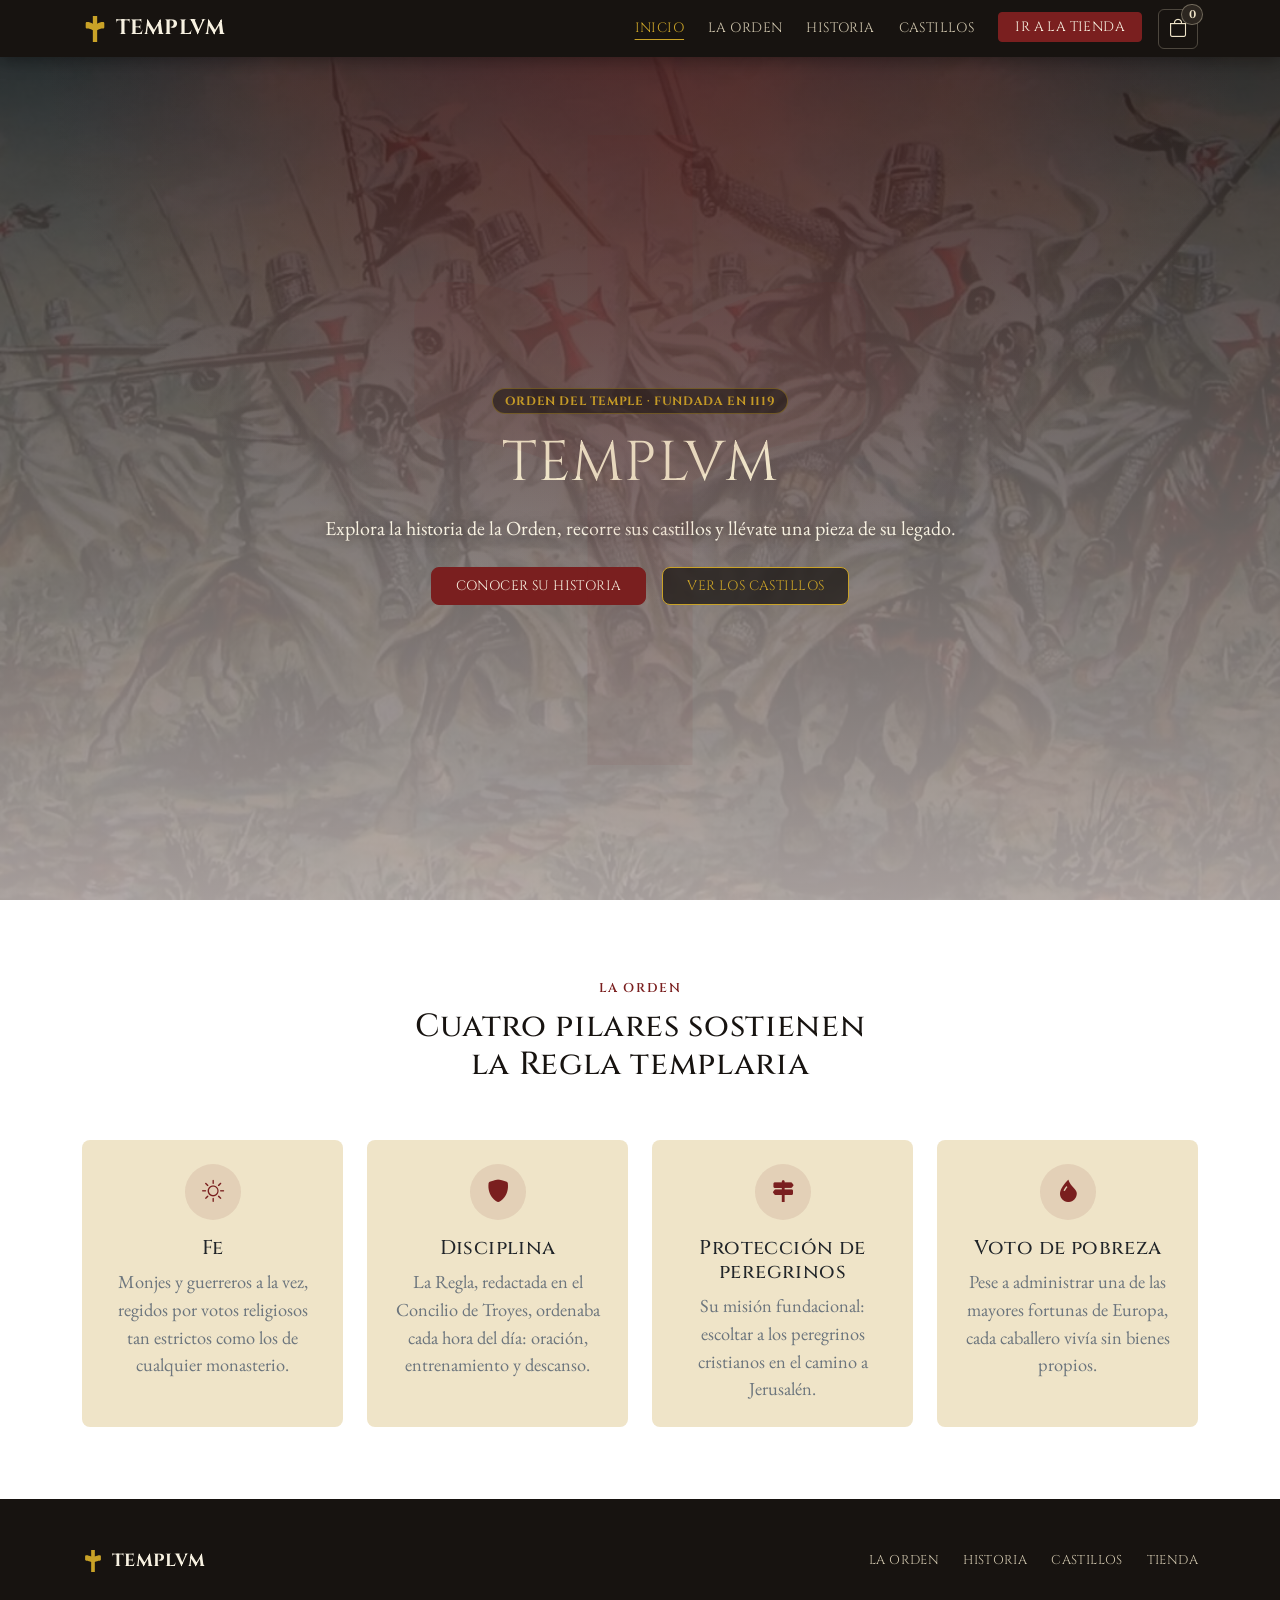
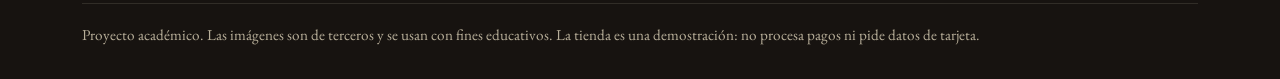
<file: index.html>
<!doctype html>
<html lang="es">
<head>
  <meta charset="UTF-8" />
  <meta name="viewport" content="width=device-width, initial-scale=1.0" />
  <title>Templvm — Historia, castillos y reliquias de la Orden</title>
  <meta name="description" content="Descubre la historia de los Caballeros Templarios, sus castillos y una tienda de piezas y réplicas de la Orden." />
  <meta name="theme-color" content="#171310" />
  <meta property="og:title" content="Templvm — Historia, castillos y reliquias de la Orden" />
  <meta property="og:description" content="La historia de los Caballeros Templarios, sus castillos y una tienda de piezas y réplicas de la Orden." />
  <meta property="og:type" content="website" />
  <meta property="og:locale" content="es_CO" />
  <link rel="icon" href="favicon.svg" type="image/svg+xml" />

  <!-- Imagen del hero: se pide de primera para que la portada cargue rápido -->
  <link rel="preload" as="image" href="img/hero.webp" type="image/webp" fetchpriority="high" />

  <!-- Fuentes: Cinzel para títulos (estilo romano/medieval), EB Garamond para texto -->
  <link rel="preconnect" href="https://fonts.googleapis.com" />
  <link rel="preconnect" href="https://fonts.gstatic.com" crossorigin />
  <link href="https://fonts.googleapis.com/css2?family=Cinzel:wght@500;600;700;800&family=EB+Garamond:ital,wght@0,400;0,500;0,600;1,400&display=swap" rel="stylesheet" />

  <!-- Bootstrap 5.3 -->
  <link href="https://cdn.jsdelivr.net/npm/bootstrap@5.3.8/dist/css/bootstrap.min.css" rel="stylesheet" integrity="sha384-sRIl4kxILFvY47J16cr9ZwB07vP4J8+LH7qKQnuqkuIAvNWLzeN8tE5YBujZqJLB" crossorigin="anonymous" />
  <!-- Bootstrap Icons -->
  <link rel="stylesheet" href="https://cdn.jsdelivr.net/npm/bootstrap-icons@1.11.3/font/bootstrap-icons.min.css" integrity="sha384-XGjxtQfXaH2tnPFa9x+ruJTuLE3Aa6LhHSWRr1XeTyhezb4abCG4ccI5AkVDxqC+" crossorigin="anonymous" />

  <link rel="stylesheet" href="css/estilos.css" />
</head>

<body>
<a class="skip-link" href="#contenido">Saltar al contenido</a>

<!-- ===== NAVBAR ===== -->
<nav class="navbar navbar-expand-lg navbar-dark fixed-top" id="navbarTemplum" aria-label="Principal">
  <div class="container">
    <a class="navbar-brand d-flex align-items-center" href="#inicio">
      <svg class="cruz-logo me-2" viewBox="0 0 24 24" width="26" height="26" fill="currentColor" aria-hidden="true">
        <path d="M10 0h4v7.2c1.6-1 3.4-1.6 5.4-1.6.6 0 1.2.5 1.2 1.2v3.6c0 .7-.6 1.2-1.2 1.2-2 0-3.8.6-5.4 1.6V24h-4v-10.8c-1.6-1-3.4-1.6-5.4-1.6-.6 0-1.2-.5-1.2-1.2V6.8c0-.7.6-1.2 1.2-1.2 2 0 3.8.6 5.4 1.6V0z"/>
      </svg>
      <span>TEMPLVM</span>
    </a>
    <div class="nav-acciones d-flex align-items-center gap-2 order-lg-last ms-auto ms-lg-3">
      <button type="button" class="btn btn-carrito" data-carrito-abrir aria-controls="carrito" aria-expanded="false" aria-label="Carrito">
        <i class="bi bi-bag" aria-hidden="true"></i>
        <span class="carrito-contador" data-carrito-contador aria-hidden="true">0</span>
      </button>
      <button class="navbar-toggler" type="button" data-bs-toggle="collapse" data-bs-target="#navMenu" aria-controls="navMenu" aria-expanded="false" aria-label="Abrir menú">
        <span class="navbar-toggler-icon"></span>
      </button>
    </div>
    <div class="collapse navbar-collapse" id="navMenu">
      <ul class="navbar-nav ms-auto mb-2 mb-lg-0 gap-lg-2">
        <li class="nav-item"><a class="nav-link active" aria-current="page" href="index.html">Inicio</a></li>
        <li class="nav-item"><a class="nav-link" href="index.html#orden">La Orden</a></li>
        <li class="nav-item"><a class="nav-link" href="historia.html">Historia</a></li>
        <li class="nav-item"><a class="nav-link" href="castillos.html">Castillos</a></li>
        <li class="nav-item ms-lg-2">
          <a class="btn btn-templo btn-sm px-3" href="tienda.html">Ir a la tienda</a>
        </li>
      </ul>
    </div>
  </div>
</nav>

<main id="contenido" tabindex="-1">

<!-- ===== HERO ===== -->
<header id="inicio" class="hero d-flex align-items-center">
  <div class="cruz-marca-agua" aria-hidden="true">
    <svg viewBox="0 0 24 24" fill="currentColor"><path d="M10 0h4v7.2c1.6-1 3.4-1.6 5.4-1.6.6 0 1.2.5 1.2 1.2v3.6c0 .7-.6 1.2-1.2 1.2-2 0-3.8.6-5.4 1.6V24h-4v-10.8c-1.6-1-3.4-1.6-5.4-1.6-.6 0-1.2-.5-1.2-1.2V6.8c0-.7.6-1.2 1.2-1.2 2 0 3.8.6 5.4 1.6V0z"/></svg>
  </div>
  <div class="container py-5">
    <div class="row justify-content-center text-center">
      <div class="col-lg-8">
        <span class="badge rounded-pill badge-templo mb-3">Orden del Temple · Fundada en 1119</span>
        <h1 class="display-4 hero-titulo mb-3">
          TEMPLVM
        </h1>
        <p class="lead text-pergamino-suave mb-4">
          Explora la
          historia de la Orden, recorre sus castillos y llévate una
          pieza de su legado.
        </p>
        <div class="d-flex flex-wrap justify-content-center gap-3">

          <a href="historia.html" class="btn btn-templo btn-lg px-4">Conocer su historia</a>
          <a href="castillos.html" class="btn btn-outline-templo btn-lg px-4">Ver los castillos</a>
        </div>
      </div>
    </div>
  </div>
</header>

<!-- ===== LA ORDEN (pilares/valores) ===== -->
<section id="orden" class="py-5 py-lg-6">
  <div class="container py-4">
    <div class="row justify-content-center text-center mb-5">
      <div class="col-lg-7">
        <span class="eyebrow-templo">La Orden</span>
        <h2 class="mt-2">Cuatro pilares sostienen la Regla templaria</h2>
      </div>
    </div>

    <div class="row row-cols-1 row-cols-md-2 row-cols-lg-4 g-4">
      <div class="col">
        <div class="card h-100 border-0 tarjeta-pilar text-center p-4">
          <div class="pilar-icono mx-auto mb-3" aria-hidden="true"><i class="bi bi-brightness-high"></i></div>
          <h3 class="h5">Fe</h3>
          <p class="text-secondary mb-0">Monjes y guerreros a la vez, regidos por votos religiosos tan estrictos como los de cualquier monasterio.</p>
        </div>
      </div>
      <div class="col">
        <div class="card h-100 border-0 tarjeta-pilar text-center p-4">
          <div class="pilar-icono mx-auto mb-3" aria-hidden="true"><i class="bi bi-shield-fill"></i></div>
          <h3 class="h5">Disciplina</h3>
          <p class="text-secondary mb-0">La Regla, redactada en el Concilio de Troyes, ordenaba cada hora del día: oración, entrenamiento y descanso.</p>
        </div>
      </div>
      <div class="col">
        <div class="card h-100 border-0 tarjeta-pilar text-center p-4">
          <div class="pilar-icono mx-auto mb-3" aria-hidden="true"><i class="bi bi-signpost-2-fill"></i></div>
          <h3 class="h5">Protección de peregrinos</h3>
          <p class="text-secondary mb-0">Su misión fundacional: escoltar a los peregrinos cristianos en el camino a Jerusalén.</p>
        </div>
      </div>
      <div class="col">
        <div class="card h-100 border-0 tarjeta-pilar text-center p-4">
          <div class="pilar-icono mx-auto mb-3" aria-hidden="true"><i class="bi bi-droplet-fill"></i></div>
          <h3 class="h5">Voto de pobreza</h3>
          <p class="text-secondary mb-0">Pese a administrar una de las mayores fortunas de Europa, cada caballero vivía sin bienes propios.</p>
        </div>
      </div>
    </div>
  </div>
</section>

</main>

<!-- ===== PIE DE PÁGINA ===== -->
<footer class="footer-templo">
  <div class="container">
    <div class="footer-fila">
      <a class="footer-marca" href="index.html">
        <svg class="cruz-logo" viewBox="0 0 24 24" width="22" height="22" fill="currentColor" aria-hidden="true">
          <path d="M10 0h4v7.2c1.6-1 3.4-1.6 5.4-1.6.6 0 1.2.5 1.2 1.2v3.6c0 .7-.6 1.2-1.2 1.2-2 0-3.8.6-5.4 1.6V24h-4v-10.8c-1.6-1-3.4-1.6-5.4-1.6-.6 0-1.2-.5-1.2-1.2V6.8c0-.7.6-1.2 1.2-1.2 2 0 3.8.6 5.4 1.6V0z"/>
        </svg>
        <span>TEMPLVM</span>
      </a>
      <nav aria-label="Pie de página">
        <ul class="footer-enlaces">
          <li><a href="index.html#orden">La Orden</a></li>
          <li><a href="historia.html">Historia</a></li>
          <li><a href="castillos.html">Castillos</a></li>
          <li><a href="tienda.html">Tienda</a></li>
        </ul>
      </nav>
    </div>
    <p class="footer-nota">Proyecto académico. Las imágenes son de terceros y se usan con fines educativos. La tienda es una demostración: no procesa pagos ni pide datos de tarjeta.</p>
  </div>
</footer>

<!-- Bootstrap JS (necesario para el menú hamburguesa, el panel del carrito y los avisos) -->
<script src="https://cdn.jsdelivr.net/npm/bootstrap@5.3.8/dist/js/bootstrap.bundle.min.js" integrity="sha384-FKyoEForCGlyvwx9Hj09JcYn3nv7wiPVlz7YYwJrWVcXK/BmnVDxM+D2scQbITxI" crossorigin="anonymous"></script>
<script defer src="js/menu.js"></script>
<script defer src="js/carrito.js"></script>
</body>
</html>
</file>
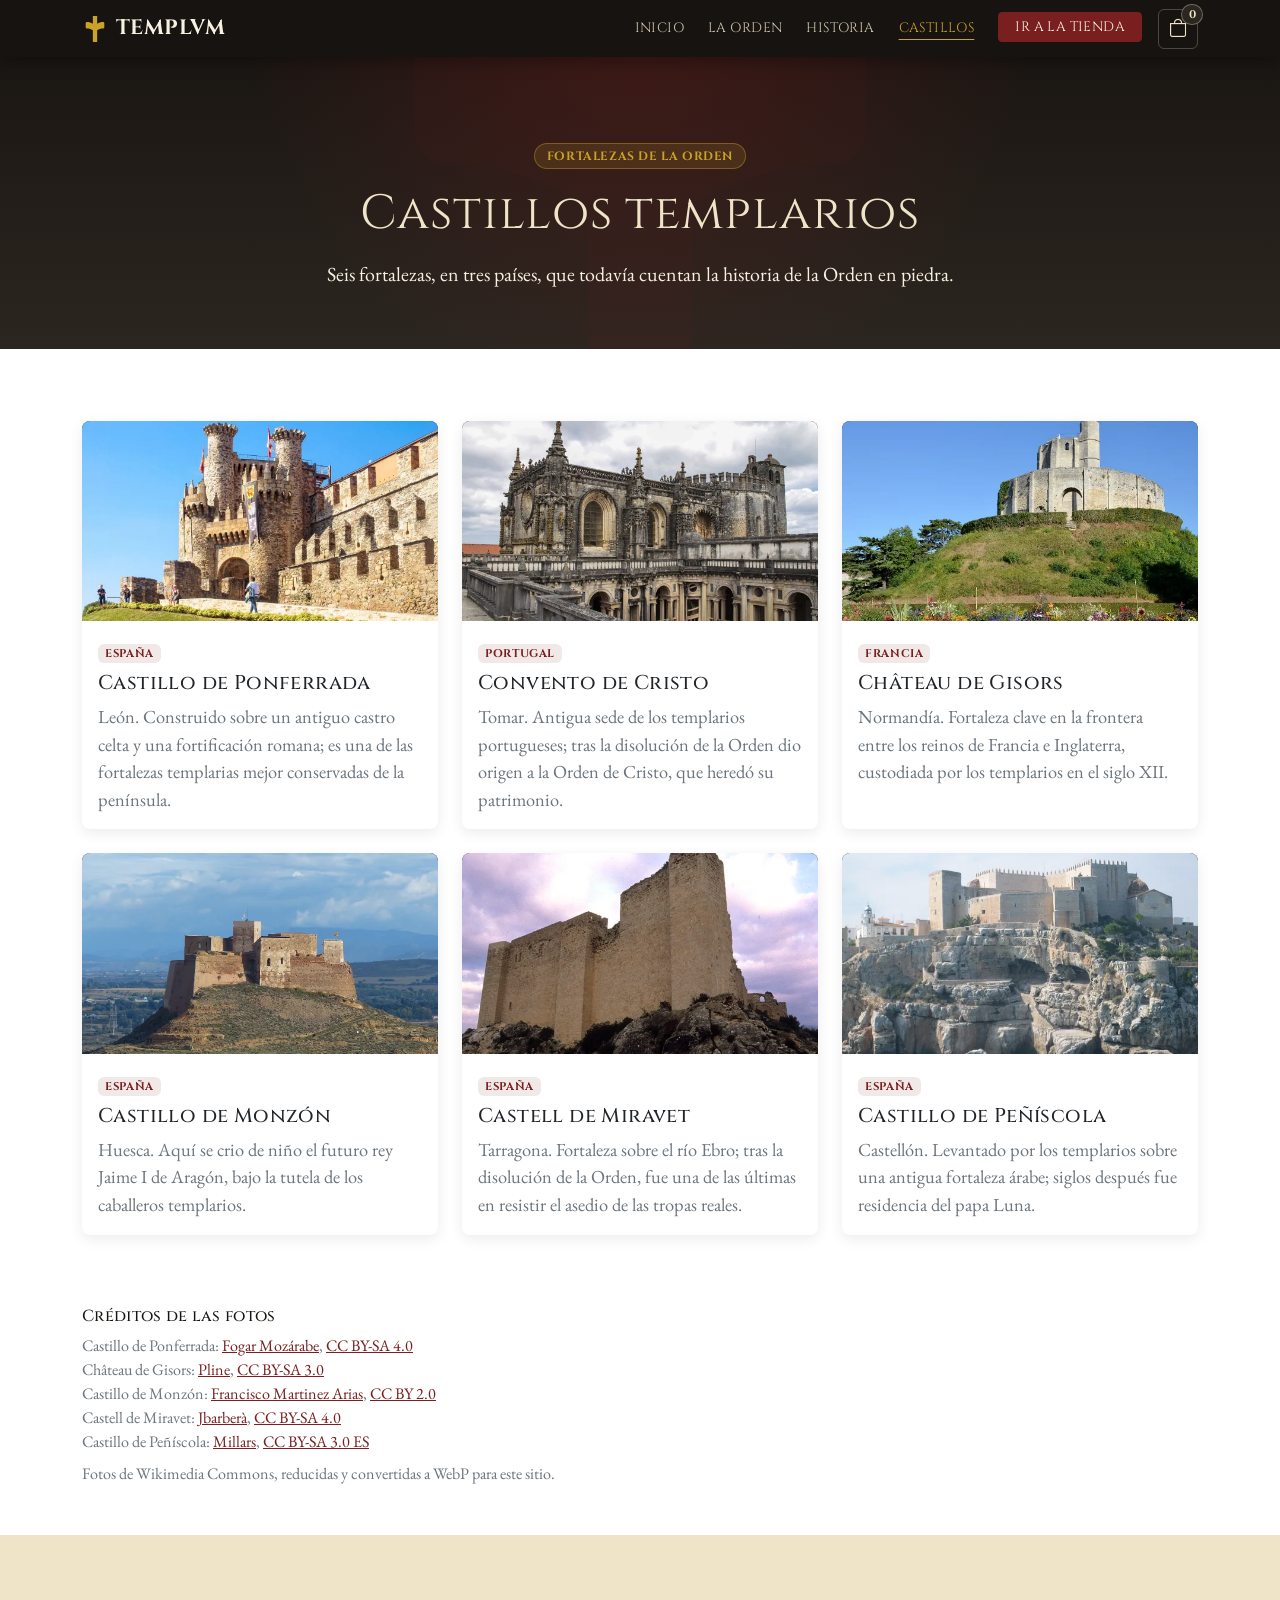
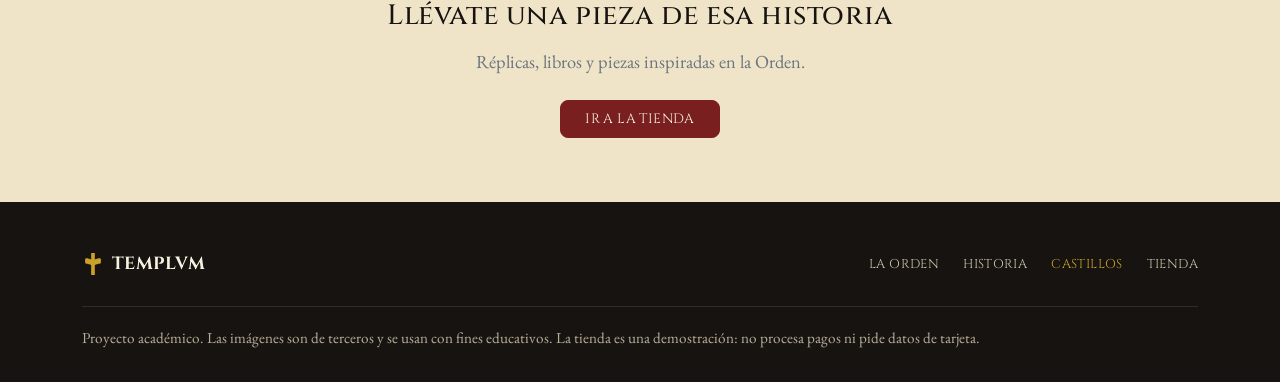
<file: castillos.html>
<!doctype html>
<html lang="es">
<head>
    <meta charset="UTF-8" />
    <meta name="viewport" content="width=device-width, initial-scale=1.0" />
    <title>Castillos | Templvm</title>
    <meta name="description" content="Fortalezas templarias en España, Portugal y Francia." />
    <meta name="theme-color" content="#171310" />
    <meta property="og:title" content="Castillos templarios | Templvm" />
    <meta property="og:description" content="Seis fortalezas templarias en España, Portugal y Francia." />
    <meta property="og:type" content="website" />
    <meta property="og:locale" content="es_CO" />
    <link rel="icon" href="favicon.svg" type="image/svg+xml" />

    <link rel="preconnect" href="https://fonts.googleapis.com" />
    <link rel="preconnect" href="https://fonts.gstatic.com" crossorigin />
    <link href="https://fonts.googleapis.com/css2?family=Cinzel:wght@500;600;700;800&family=EB+Garamond:ital,wght@0,400;0,500;0,600;1,400&display=swap" rel="stylesheet" />

    <link href="https://cdn.jsdelivr.net/npm/bootstrap@5.3.8/dist/css/bootstrap.min.css" rel="stylesheet" integrity="sha384-sRIl4kxILFvY47J16cr9ZwB07vP4J8+LH7qKQnuqkuIAvNWLzeN8tE5YBujZqJLB" crossorigin="anonymous" />
    <link rel="stylesheet" href="https://cdn.jsdelivr.net/npm/bootstrap-icons@1.11.3/font/bootstrap-icons.min.css" integrity="sha384-XGjxtQfXaH2tnPFa9x+ruJTuLE3Aa6LhHSWRr1XeTyhezb4abCG4ccI5AkVDxqC+" crossorigin="anonymous" />

    <link rel="stylesheet" href="css/estilos.css" />
</head>

<body>
<a class="skip-link" href="#contenido">Saltar al contenido</a>

<!-- ===== NAVBAR ===== -->
<nav class="navbar navbar-expand-lg navbar-dark fixed-top" id="navbarTemplum" aria-label="Principal">
    <div class="container">
        <a class="navbar-brand d-flex align-items-center" href="index.html">
            <svg class="cruz-logo me-2" viewBox="0 0 24 24" width="26" height="26" fill="currentColor" aria-hidden="true">
                <path d="M10 0h4v7.2c1.6-1 3.4-1.6 5.4-1.6.6 0 1.2.5 1.2 1.2v3.6c0 .7-.6 1.2-1.2 1.2-2 0-3.8.6-5.4 1.6V24h-4v-10.8c-1.6-1-3.4-1.6-5.4-1.6-.6 0-1.2-.5-1.2-1.2V6.8c0-.7.6-1.2 1.2-1.2 2 0 3.8.6 5.4 1.6V0z"/>
            </svg>
            <span>TEMPLVM</span>
        </a>
        <div class="nav-acciones d-flex align-items-center gap-2 order-lg-last ms-auto ms-lg-3">
            <button type="button" class="btn btn-carrito" data-carrito-abrir aria-controls="carrito" aria-expanded="false" aria-label="Carrito">
                <i class="bi bi-bag" aria-hidden="true"></i>
                <span class="carrito-contador" data-carrito-contador aria-hidden="true">0</span>
            </button>
            <button class="navbar-toggler" type="button" data-bs-toggle="collapse" data-bs-target="#navMenu" aria-controls="navMenu" aria-expanded="false" aria-label="Abrir menú">
                <span class="navbar-toggler-icon"></span>
            </button>
        </div>
        <div class="collapse navbar-collapse" id="navMenu">
            <ul class="navbar-nav ms-auto mb-2 mb-lg-0 gap-lg-2">
                <li class="nav-item"><a class="nav-link" href="index.html">Inicio</a></li>
                <li class="nav-item"><a class="nav-link" href="index.html#orden">La Orden</a></li>
                <li class="nav-item"><a class="nav-link" href="historia.html">Historia</a></li>
                <li class="nav-item"><a class="nav-link active" aria-current="page" href="castillos.html">Castillos</a></li>
                <li class="nav-item ms-lg-2">
                    <a class="btn btn-templo btn-sm px-3" href="tienda.html">Ir a la tienda</a>
                </li>
            </ul>
        </div>
    </div>
</nav>

<main id="contenido" tabindex="-1">

<!-- ===== CABECERA DE PÁGINA ===== -->
<header class="header-pagina">
    <div class="cruz-marca-agua" aria-hidden="true">
        <svg viewBox="0 0 24 24" fill="currentColor"><path d="M10 0h4v7.2c1.6-1 3.4-1.6 5.4-1.6.6 0 1.2.5 1.2 1.2v3.6c0 .7-.6 1.2-1.2 1.2-2 0-3.8.6-5.4 1.6V24h-4v-10.8c-1.6-1-3.4-1.6-5.4-1.6-.6 0-1.2-.5-1.2-1.2V6.8c0-.7.6-1.2 1.2-1.2 2 0 3.8.6 5.4 1.6V0z"/></svg>
    </div>
    <div class="container text-center">
        <span class="badge rounded-pill badge-templo mb-3">Fortalezas de la Orden</span>
        <h1 class="display-5 mb-3">Castillos templarios</h1>
        <p class="lead text-pergamino-suave mb-0">
            Seis fortalezas, en tres países, que todavía cuentan la historia
            de la Orden en piedra.
        </p>
    </div>
</header>

<!-- ===== GALERÍA DE CASTILLOS ===== -->
<section class="py-5 py-lg-6" aria-labelledby="tituloGaleria">
    <div class="container py-4">
        <h2 id="tituloGaleria" class="visually-hidden">Las seis fortalezas</h2>
        <div class="row row-cols-1 row-cols-md-2 row-cols-lg-3 g-4">
            <div class="col">
                <article class="card h-100 border-0 tarjeta-castillo">
                    <div class="castillo-banner">
                        <img class="castillo-foto" src="img/castillos/ponferrada.webp"
                             srcset="img/castillos/ponferrada-600.webp 600w, img/castillos/ponferrada.webp 1200w"
                             sizes="(min-width: 1400px) 416px, (min-width: 1200px) 356px, (min-width: 992px) 296px, (min-width: 768px) 336px, (min-width: 576px) 516px, calc(100vw - 24px)"
                             width="1200" height="900" decoding="async"
                             alt="Puerta principal del Castillo de Ponferrada entre dos torres almenadas, con estandartes en lo alto">
                    </div>
                    <div class="card-body">
                        <span class="badge badge-pais mb-2">España</span>
                        <h3 class="h5 card-title">Castillo de Ponferrada</h3>
                        <p class="card-text text-secondary">León. Construido sobre un antiguo castro celta y una fortificación romana; es una de las fortalezas templarias mejor conservadas de la península.</p>
                    </div>
                </article>
            </div>

            <div class="col">
                <article class="card h-100 border-0 tarjeta-castillo">
                    <div class="castillo-banner">
                        <img class="castillo-foto" src="img/castillos/tomar.webp"
                             srcset="img/castillos/tomar-600.webp 600w, img/castillos/tomar.webp 1200w"
                             sizes="(min-width: 1400px) 416px, (min-width: 1200px) 356px, (min-width: 992px) 296px, (min-width: 768px) 336px, (min-width: 576px) 516px, calc(100vw - 24px)"
                             width="1200" height="800" decoding="async"
                             alt="Iglesia del Convento de Cristo en Tomar, con su fachada de piedra labrada sobre el claustro de dos pisos">
                    </div>
                    <div class="card-body">
                        <span class="badge badge-pais mb-2">Portugal</span>
                        <h3 class="h5 card-title">Convento de Cristo</h3>
                        <p class="card-text text-secondary">Tomar. Antigua sede de los templarios portugueses; tras la disolución de la Orden dio origen a la Orden de Cristo, que heredó su patrimonio.</p>
                    </div>
                </article>
            </div>

            <div class="col">
                <article class="card h-100 border-0 tarjeta-castillo">
                    <div class="castillo-banner">
                        <img class="castillo-foto" src="img/castillos/gisors.webp"
                             srcset="img/castillos/gisors-600.webp 600w, img/castillos/gisors.webp 1200w"
                             sizes="(min-width: 1400px) 416px, (min-width: 1200px) 356px, (min-width: 992px) 296px, (min-width: 768px) 336px, (min-width: 576px) 516px, calc(100vw - 24px)"
                             width="1200" height="866" decoding="async"
                             alt="Torre del homenaje del Château de Gisors en lo alto de su montículo de tierra cubierto de césped">
                    </div>
                    <div class="card-body">
                        <span class="badge badge-pais mb-2">Francia</span>
                        <h3 class="h5 card-title">Château de Gisors</h3>
                        <p class="card-text text-secondary">Normandía. Fortaleza clave en la frontera entre los reinos de Francia e Inglaterra, custodiada por los templarios en el siglo XII.</p>
                    </div>
                </article>
            </div>

            <div class="col">
                <article class="card h-100 border-0 tarjeta-castillo">
                    <div class="castillo-banner">
                        <img class="castillo-foto" src="img/castillos/monzon.webp"
                             srcset="img/castillos/monzon-600.webp 600w, img/castillos/monzon.webp 1200w"
                             sizes="(min-width: 1400px) 416px, (min-width: 1200px) 356px, (min-width: 992px) 296px, (min-width: 768px) 336px, (min-width: 576px) 516px, calc(100vw - 24px)"
                             width="1200" height="900" loading="lazy" decoding="async"
                             alt="Castillo de Monzón en lo alto de su cerro, con la llanura y las montañas al fondo">
                    </div>
                    <div class="card-body">
                        <span class="badge badge-pais mb-2">España</span>
                        <h3 class="h5 card-title">Castillo de Monzón</h3>
                        <p class="card-text text-secondary">Huesca. Aquí se crio de niño el futuro rey Jaime I de Aragón, bajo la tutela de los caballeros templarios.</p>
                    </div>
                </article>
            </div>

            <div class="col">
                <article class="card h-100 border-0 tarjeta-castillo">
                    <div class="castillo-banner">
                        <img class="castillo-foto" src="img/castillos/miravet.webp"
                             srcset="img/castillos/miravet-600.webp 600w, img/castillos/miravet.webp 1200w"
                             sizes="(min-width: 1400px) 416px, (min-width: 1200px) 356px, (min-width: 992px) 296px, (min-width: 768px) 336px, (min-width: 576px) 516px, calc(100vw - 24px)"
                             width="1200" height="803" loading="lazy" decoding="async"
                             alt="Murallas y torre de piedra del Castell de Miravet sobre la roca, bajo un cielo nublado">
                    </div>
                    <div class="card-body">
                        <span class="badge badge-pais mb-2">España</span>
                        <h3 class="h5 card-title">Castell de Miravet</h3>
                        <p class="card-text text-secondary">Tarragona. Fortaleza sobre el río Ebro; tras la disolución de la Orden, fue una de las últimas en resistir el asedio de las tropas reales.</p>
                    </div>
                </article>
            </div>

            <div class="col">
                <article class="card h-100 border-0 tarjeta-castillo">
                    <div class="castillo-banner">
                        <img class="castillo-foto" src="img/castillos/peniscola.webp"
                             srcset="img/castillos/peniscola-600.webp 600w, img/castillos/peniscola.webp 1200w"
                             sizes="(min-width: 1400px) 416px, (min-width: 1200px) 356px, (min-width: 992px) 296px, (min-width: 768px) 336px, (min-width: 576px) 516px, calc(100vw - 24px)"
                             width="1200" height="900" loading="lazy" decoding="async"
                             alt="Castillo de Peñíscola sobre el peñón rocoso, visto desde el mar">
                    </div>
                    <div class="card-body">
                        <span class="badge badge-pais mb-2">España</span>
                        <h3 class="h5 card-title">Castillo de Peñíscola</h3>
                        <p class="card-text text-secondary">Castellón. Levantado por los templarios sobre una antigua fortaleza árabe; siglos después fue residencia del papa Luna.</p>
                    </div>
                </article>
            </div>
        </div>
    </div>
</section>

<!-- ===== Créditos de las fotos (las licencias CC BY y CC BY-SA piden autor, fuente y licencia) ===== -->
<section class="pb-5 creditos-fotos" aria-labelledby="tituloCreditos">
    <div class="container">
        <h2 id="tituloCreditos" class="h6 mb-2">Créditos de las fotos</h2>
        <ul class="list-unstyled small text-secondary mb-2">
            <li>Castillo de Ponferrada: <a href="https://commons.wikimedia.org/wiki/File:Castillo_de_los_Templarios_de_Ponferrada.jpg">Fogar Mozárabe</a>, <a href="https://creativecommons.org/licenses/by-sa/4.0/deed.es">CC BY-SA 4.0</a></li>
            <li>Château de Gisors: <a href="https://commons.wikimedia.org/wiki/File:2012--DSC_0070-Chateau-de-Gisors.jpg">Pline</a>, <a href="https://creativecommons.org/licenses/by-sa/3.0/deed.es">CC BY-SA 3.0</a></li>
            <li>Castillo de Monzón: <a href="https://commons.wikimedia.org/wiki/File:Castillo_de_Monzon_(15530066601).jpg">Francisco Martinez Arias</a>, <a href="https://creativecommons.org/licenses/by/2.0/deed.es">CC BY 2.0</a></li>
            <li>Castell de Miravet: <a href="https://commons.wikimedia.org/wiki/File:Castell_de_Miravet,_1996.jpg">Jbarberà</a>, <a href="https://creativecommons.org/licenses/by-sa/4.0/deed.es">CC BY-SA 4.0</a></li>
            <li>Castillo de Peñíscola: <a href="https://commons.wikimedia.org/wiki/File:Castillo_de_Pe%C3%B1%C3%ADscola_desde_el_mar.jpg">Millars</a>, <a href="https://creativecommons.org/licenses/by-sa/3.0/es/deed.es">CC BY-SA 3.0 ES</a></li>
        </ul>
        <p class="small text-secondary mb-0">Fotos de Wikimedia Commons, reducidas y convertidas a WebP para este sitio.</p>
    </div>
</section>

<!-- ===== CTA hacia la tienda ===== -->
<section class="py-5 bg-pergamino text-center">
    <div class="container py-3">
        <h2 class="h3 mb-3">Llévate una pieza de esa historia</h2>
        <p class="text-secondary mb-4">Réplicas, libros y piezas inspiradas en la Orden.</p>
        <a href="tienda.html" class="btn btn-templo btn-lg px-4">Ir a la tienda</a>
    </div>
</section>

</main>

<!-- ===== PIE DE PÁGINA ===== -->
<footer class="footer-templo">
    <div class="container">
        <div class="footer-fila">
            <a class="footer-marca" href="index.html">
                <svg class="cruz-logo" viewBox="0 0 24 24" width="22" height="22" fill="currentColor" aria-hidden="true">
                    <path d="M10 0h4v7.2c1.6-1 3.4-1.6 5.4-1.6.6 0 1.2.5 1.2 1.2v3.6c0 .7-.6 1.2-1.2 1.2-2 0-3.8.6-5.4 1.6V24h-4v-10.8c-1.6-1-3.4-1.6-5.4-1.6-.6 0-1.2-.5-1.2-1.2V6.8c0-.7.6-1.2 1.2-1.2 2 0 3.8.6 5.4 1.6V0z"/>
                </svg>
                <span>TEMPLVM</span>
            </a>
            <nav aria-label="Pie de página">
                <ul class="footer-enlaces">
                    <li><a href="index.html#orden">La Orden</a></li>
                    <li><a href="historia.html">Historia</a></li>
                    <li><a href="castillos.html" aria-current="page">Castillos</a></li>
                    <li><a href="tienda.html">Tienda</a></li>
                </ul>
            </nav>
        </div>
        <p class="footer-nota">Proyecto académico. Las imágenes son de terceros y se usan con fines educativos. La tienda es una demostración: no procesa pagos ni pide datos de tarjeta.</p>
    </div>
</footer>

<script src="https://cdn.jsdelivr.net/npm/bootstrap@5.3.8/dist/js/bootstrap.bundle.min.js" integrity="sha384-FKyoEForCGlyvwx9Hj09JcYn3nv7wiPVlz7YYwJrWVcXK/BmnVDxM+D2scQbITxI" crossorigin="anonymous"></script>
<script defer src="js/menu.js"></script>
<script defer src="js/carrito.js"></script>
</body>
</html>
</file>
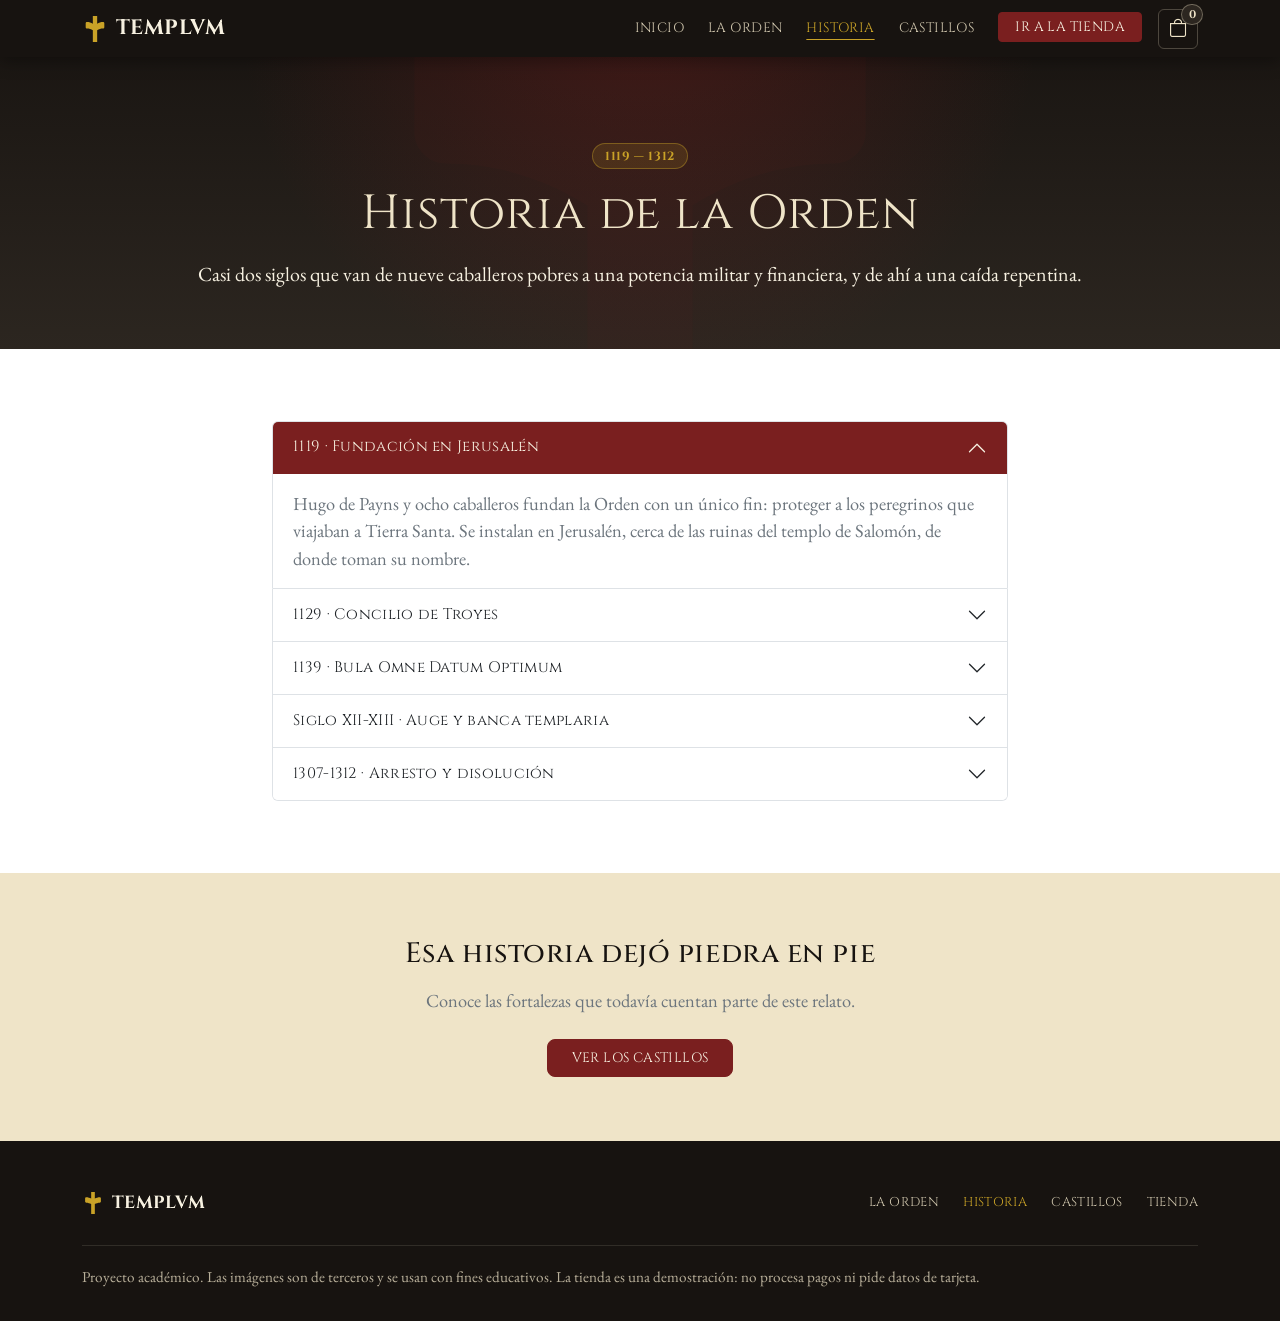
<file: historia.html>
<!doctype html>
<html lang="es">
<head>
    <meta charset="UTF-8" />
    <meta name="viewport" content="width=device-width, initial-scale=1.0" />
    <title>Historia | Templvm</title>
    <meta name="description" content="La cronología completa de la Orden del Temple: fundación, auge y disolución." />
    <meta name="theme-color" content="#171310" />
    <meta property="og:title" content="Historia de la Orden | Templvm" />
    <meta property="og:description" content="La cronología completa de la Orden del Temple: fundación, auge y disolución." />
    <meta property="og:type" content="article" />
    <meta property="og:locale" content="es_CO" />
    <link rel="icon" href="favicon.svg" type="image/svg+xml" />

    <link rel="preconnect" href="https://fonts.googleapis.com" />
    <link rel="preconnect" href="https://fonts.gstatic.com" crossorigin />
    <link href="https://fonts.googleapis.com/css2?family=Cinzel:wght@500;600;700;800&family=EB+Garamond:ital,wght@0,400;0,500;0,600;1,400&display=swap" rel="stylesheet" />

    <link href="https://cdn.jsdelivr.net/npm/bootstrap@5.3.8/dist/css/bootstrap.min.css" rel="stylesheet" integrity="sha384-sRIl4kxILFvY47J16cr9ZwB07vP4J8+LH7qKQnuqkuIAvNWLzeN8tE5YBujZqJLB" crossorigin="anonymous" />
    <link rel="stylesheet" href="https://cdn.jsdelivr.net/npm/bootstrap-icons@1.11.3/font/bootstrap-icons.min.css" integrity="sha384-XGjxtQfXaH2tnPFa9x+ruJTuLE3Aa6LhHSWRr1XeTyhezb4abCG4ccI5AkVDxqC+" crossorigin="anonymous" />

    <link rel="stylesheet" href="css/estilos.css" />
</head>

<body>
<a class="skip-link" href="#contenido">Saltar al contenido</a>

<!-- ===== NAVBAR ===== -->
<nav class="navbar navbar-expand-lg navbar-dark fixed-top" id="navbarTemplum" aria-label="Principal">
    <div class="container">
        <a class="navbar-brand d-flex align-items-center" href="index.html">
            <svg class="cruz-logo me-2" viewBox="0 0 24 24" width="26" height="26" fill="currentColor" aria-hidden="true">
                <path d="M10 0h4v7.2c1.6-1 3.4-1.6 5.4-1.6.6 0 1.2.5 1.2 1.2v3.6c0 .7-.6 1.2-1.2 1.2-2 0-3.8.6-5.4 1.6V24h-4v-10.8c-1.6-1-3.4-1.6-5.4-1.6-.6 0-1.2-.5-1.2-1.2V6.8c0-.7.6-1.2 1.2-1.2 2 0 3.8.6 5.4 1.6V0z"/>
            </svg>
            <span>TEMPLVM</span>
        </a>
        <div class="nav-acciones d-flex align-items-center gap-2 order-lg-last ms-auto ms-lg-3">
            <button type="button" class="btn btn-carrito" data-carrito-abrir aria-controls="carrito" aria-expanded="false" aria-label="Carrito">
                <i class="bi bi-bag" aria-hidden="true"></i>
                <span class="carrito-contador" data-carrito-contador aria-hidden="true">0</span>
            </button>
            <button class="navbar-toggler" type="button" data-bs-toggle="collapse" data-bs-target="#navMenu" aria-controls="navMenu" aria-expanded="false" aria-label="Abrir menú">
                <span class="navbar-toggler-icon"></span>
            </button>
        </div>
        <div class="collapse navbar-collapse" id="navMenu">
            <ul class="navbar-nav ms-auto mb-2 mb-lg-0 gap-lg-2">
                <li class="nav-item"><a class="nav-link" href="index.html">Inicio</a></li>
                <li class="nav-item"><a class="nav-link" href="index.html#orden">La Orden</a></li>
                <li class="nav-item"><a class="nav-link active" aria-current="page" href="historia.html">Historia</a></li>
                <li class="nav-item"><a class="nav-link" href="castillos.html">Castillos</a></li>
                <li class="nav-item ms-lg-2">
                    <a class="btn btn-templo btn-sm px-3" href="tienda.html">Ir a la tienda</a>
                </li>
            </ul>
        </div>
    </div>
</nav>

<main id="contenido" tabindex="-1">

<!-- ===== CABECERA DE PÁGINA ===== -->
<header class="header-pagina">
    <div class="cruz-marca-agua" aria-hidden="true">
        <svg viewBox="0 0 24 24" fill="currentColor"><path d="M10 0h4v7.2c1.6-1 3.4-1.6 5.4-1.6.6 0 1.2.5 1.2 1.2v3.6c0 .7-.6 1.2-1.2 1.2-2 0-3.8.6-5.4 1.6V24h-4v-10.8c-1.6-1-3.4-1.6-5.4-1.6-.6 0-1.2-.5-1.2-1.2V6.8c0-.7.6-1.2 1.2-1.2 2 0 3.8.6 5.4 1.6V0z"/></svg>
    </div>
    <div class="container text-center">
        <span class="badge rounded-pill badge-templo mb-3">1119 — 1312</span>
        <h1 class="display-5 mb-3">Historia de la Orden</h1>
        <p class="lead text-pergamino-suave mb-0">
            Casi dos siglos que van de nueve caballeros pobres a una potencia
            militar y financiera, y de ahí a una caída repentina.
        </p>
    </div>
</header>

<!-- ===== CRONOLOGÍA (acordeón) ===== -->
<section class="py-5 py-lg-6" aria-label="Cronología">
    <div class="container py-4">
        <div class="row justify-content-center">
            <div class="col-lg-8">
                <div class="accordion" id="acordeonHistoria">
                    <div class="accordion-item">
                        <h2 class="accordion-header">
                            <button class="accordion-button" type="button" data-bs-toggle="collapse" data-bs-target="#paso1" aria-expanded="true" aria-controls="paso1">
                                1119 · Fundación en Jerusalén
                            </button>
                        </h2>
                        <div id="paso1" class="accordion-collapse collapse show" data-bs-parent="#acordeonHistoria">
                            <div class="accordion-body text-secondary">
                                Hugo de Payns y ocho caballeros fundan la Orden con un único fin: proteger a los peregrinos que viajaban a Tierra Santa. Se instalan en Jerusalén, cerca de las ruinas del templo de Salomón, de donde toman su nombre.
                            </div>
                        </div>
                    </div>
                    <div class="accordion-item">
                        <h2 class="accordion-header">
                            <button class="accordion-button collapsed" type="button" data-bs-toggle="collapse" data-bs-target="#paso2" aria-expanded="false" aria-controls="paso2">
                                1129 · Concilio de Troyes
                            </button>
                        </h2>
                        <div id="paso2" class="accordion-collapse collapse" data-bs-parent="#acordeonHistoria">
                            <div class="accordion-body text-secondary">
                                La Orden recibe su Regla oficial, escrita con apoyo de Bernardo de Claraval, y queda reconocida formalmente por la Iglesia. Empieza a crecer en número y en tierras donadas por toda Europa.
                            </div>
                        </div>
                    </div>
                    <div class="accordion-item">
                        <h2 class="accordion-header">
                            <button class="accordion-button collapsed" type="button" data-bs-toggle="collapse" data-bs-target="#paso3" aria-expanded="false" aria-controls="paso3">
                                1139 · Bula Omne Datum Optimum
                            </button>
                        </h2>
                        <div id="paso3" class="accordion-collapse collapse" data-bs-parent="#acordeonHistoria">
                            <div class="accordion-body text-secondary">
                                El papa Inocencio II exime a la Orden de pagar impuestos y la pone bajo autoridad papal directa, sin depender de reyes ni obispos locales.
                            </div>
                        </div>
                    </div>
                    <div class="accordion-item">
                        <h2 class="accordion-header">
                            <button class="accordion-button collapsed" type="button" data-bs-toggle="collapse" data-bs-target="#paso4" aria-expanded="false" aria-controls="paso4">
                                Siglo XII-XIII · Auge y banca templaria
                            </button>
                        </h2>
                        <div id="paso4" class="accordion-collapse collapse" data-bs-parent="#acordeonHistoria">
                            <div class="accordion-body text-secondary">
                                Levantan castillos por toda Europa y Tierra Santa, y desarrollan un sistema financiero propio: cartas de crédito que permitían a un peregrino depositar dinero en un lugar y retirarlo en otro, sin viajar con oro encima.
                            </div>
                        </div>
                    </div>
                    <div class="accordion-item">
                        <h2 class="accordion-header">
                            <button class="accordion-button collapsed" type="button" data-bs-toggle="collapse" data-bs-target="#paso5" aria-expanded="false" aria-controls="paso5">
                                1307-1312 · Arresto y disolución
                            </button>
                        </h2>
                        <div id="paso5" class="accordion-collapse collapse" data-bs-parent="#acordeonHistoria">
                            <div class="accordion-body text-secondary">
                                Felipe IV de Francia, endeudado con la Orden, ordena el arresto masivo de los templarios el 13 de octubre de 1307. En 1312 el papa Clemente V disuelve la Orden con la bula Vox in excelso.
                            </div>
                        </div>
                    </div>
                </div>
            </div>
        </div>
    </div>
</section>

<!-- ===== CTA hacia castillos ===== -->
<section class="py-5 bg-pergamino text-center">
    <div class="container py-3">
        <h2 class="h3 mb-3">Esa historia dejó piedra en pie</h2>
        <p class="text-secondary mb-4">Conoce las fortalezas que todavía cuentan parte de este relato.</p>
        <a href="castillos.html" class="btn btn-templo btn-lg px-4">Ver los castillos</a>
    </div>
</section>

</main>

<!-- ===== PIE DE PÁGINA ===== -->
<footer class="footer-templo">
    <div class="container">
        <div class="footer-fila">
            <a class="footer-marca" href="index.html">
                <svg class="cruz-logo" viewBox="0 0 24 24" width="22" height="22" fill="currentColor" aria-hidden="true">
                    <path d="M10 0h4v7.2c1.6-1 3.4-1.6 5.4-1.6.6 0 1.2.5 1.2 1.2v3.6c0 .7-.6 1.2-1.2 1.2-2 0-3.8.6-5.4 1.6V24h-4v-10.8c-1.6-1-3.4-1.6-5.4-1.6-.6 0-1.2-.5-1.2-1.2V6.8c0-.7.6-1.2 1.2-1.2 2 0 3.8.6 5.4 1.6V0z"/>
                </svg>
                <span>TEMPLVM</span>
            </a>
            <nav aria-label="Pie de página">
                <ul class="footer-enlaces">
                    <li><a href="index.html#orden">La Orden</a></li>
                    <li><a href="historia.html" aria-current="page">Historia</a></li>
                    <li><a href="castillos.html">Castillos</a></li>
                    <li><a href="tienda.html">Tienda</a></li>
                </ul>
            </nav>
        </div>
        <p class="footer-nota">Proyecto académico. Las imágenes son de terceros y se usan con fines educativos. La tienda es una demostración: no procesa pagos ni pide datos de tarjeta.</p>
    </div>
</footer>

<script src="https://cdn.jsdelivr.net/npm/bootstrap@5.3.8/dist/js/bootstrap.bundle.min.js" integrity="sha384-FKyoEForCGlyvwx9Hj09JcYn3nv7wiPVlz7YYwJrWVcXK/BmnVDxM+D2scQbITxI" crossorigin="anonymous"></script>
<script defer src="js/menu.js"></script>
<script defer src="js/carrito.js"></script>
</body>
</html>
</file>
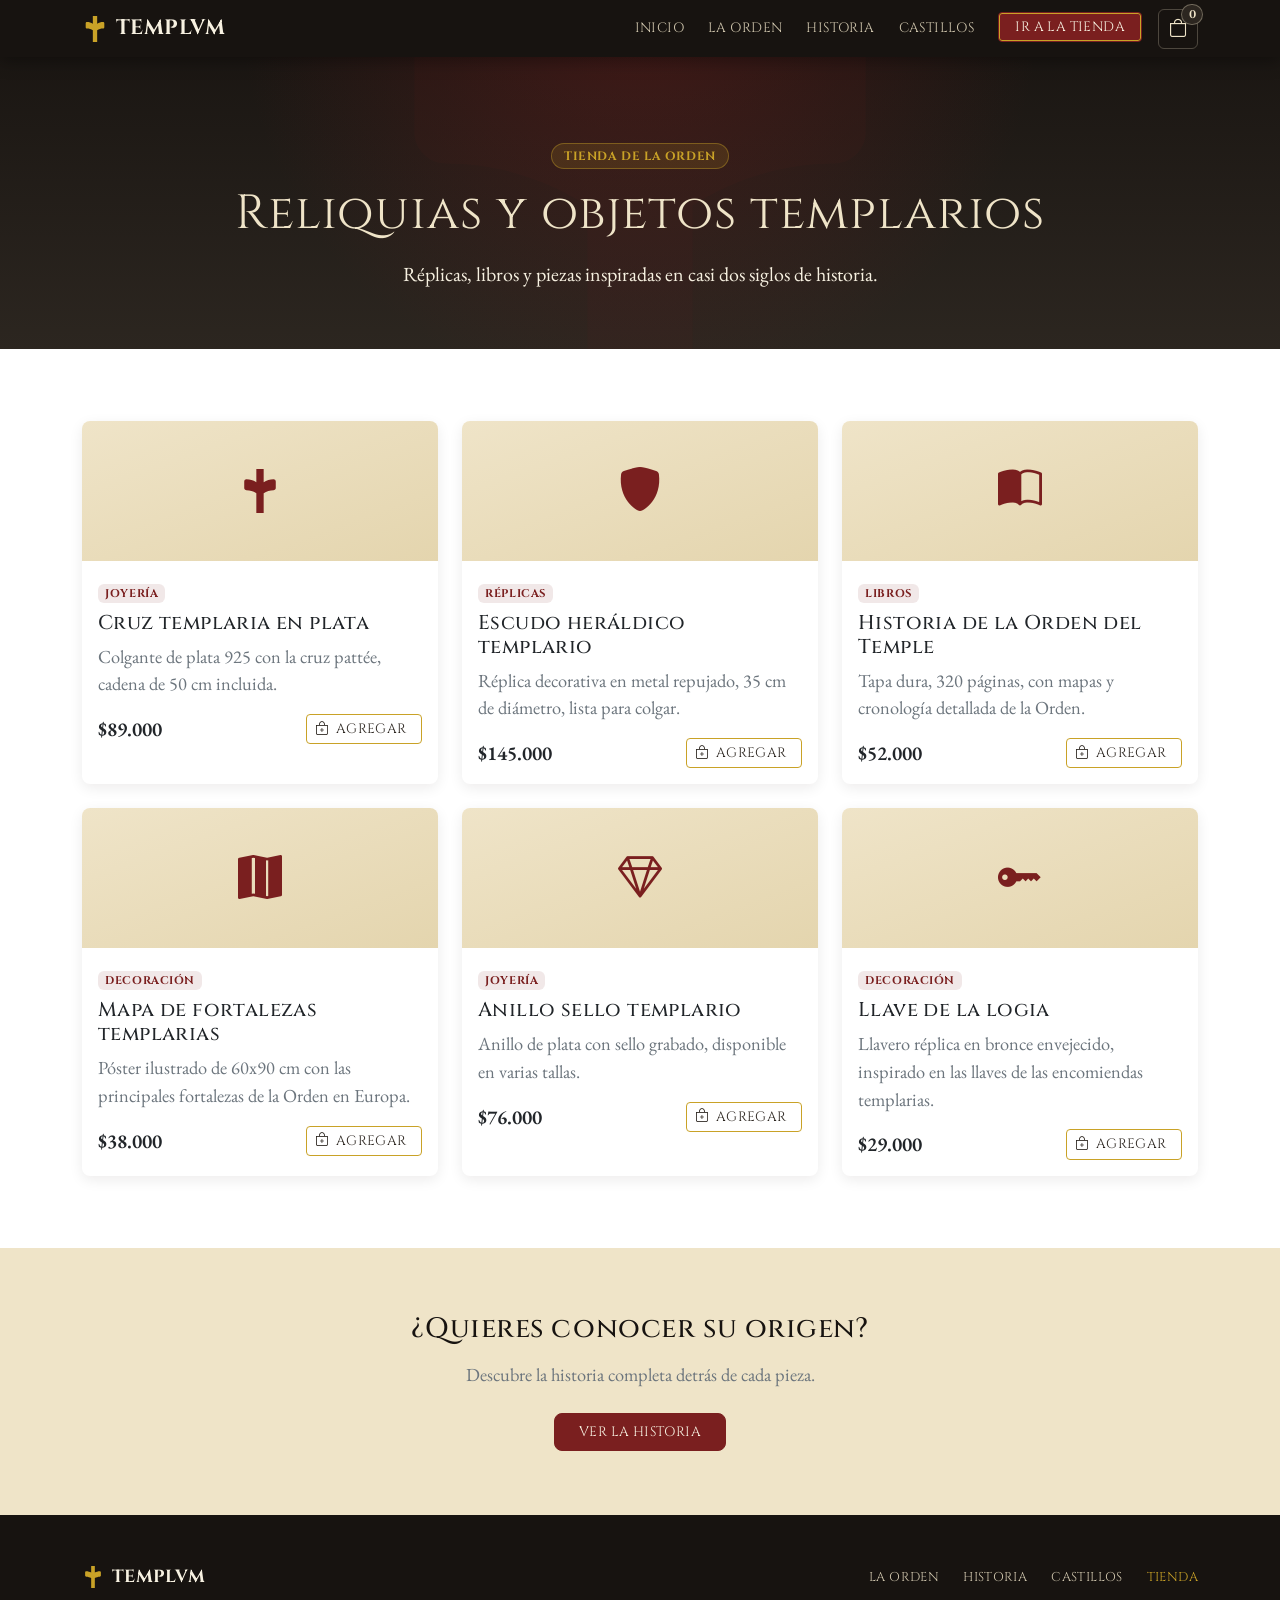
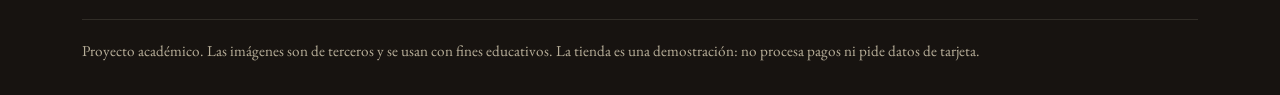
<file: tienda.html>
<!doctype html>
<html lang="es">
<head>
    <meta charset="UTF-8" />
    <meta name="viewport" content="width=device-width, initial-scale=1.0" />
    <title>Tienda | Templvm</title>
    <meta name="description" content="Réplicas, libros y objetos inspirados en la Orden del Temple." />
    <meta name="theme-color" content="#171310" />
    <meta property="og:title" content="Tienda | Templvm" />
    <meta property="og:description" content="Réplicas, libros y objetos inspirados en la Orden del Temple." />
    <meta property="og:type" content="website" />
    <meta property="og:locale" content="es_CO" />
    <link rel="icon" href="favicon.svg" type="image/svg+xml" />

    <link rel="preconnect" href="https://fonts.googleapis.com" />
    <link rel="preconnect" href="https://fonts.gstatic.com" crossorigin />
    <link href="https://fonts.googleapis.com/css2?family=Cinzel:wght@500;600;700;800&family=EB+Garamond:ital,wght@0,400;0,500;0,600;1,400&display=swap" rel="stylesheet" />

    <link href="https://cdn.jsdelivr.net/npm/bootstrap@5.3.8/dist/css/bootstrap.min.css" rel="stylesheet" integrity="sha384-sRIl4kxILFvY47J16cr9ZwB07vP4J8+LH7qKQnuqkuIAvNWLzeN8tE5YBujZqJLB" crossorigin="anonymous" />
    <link rel="stylesheet" href="https://cdn.jsdelivr.net/npm/bootstrap-icons@1.11.3/font/bootstrap-icons.min.css" integrity="sha384-XGjxtQfXaH2tnPFa9x+ruJTuLE3Aa6LhHSWRr1XeTyhezb4abCG4ccI5AkVDxqC+" crossorigin="anonymous" />

    <link rel="stylesheet" href="css/estilos.css" />
</head>

<body>
<a class="skip-link" href="#contenido">Saltar al contenido</a>

<!-- ===== NAVBAR ===== -->
<nav class="navbar navbar-expand-lg navbar-dark fixed-top" id="navbarTemplum" aria-label="Principal">
    <div class="container">
        <a class="navbar-brand d-flex align-items-center" href="index.html">
            <svg class="cruz-logo me-2" viewBox="0 0 24 24" width="26" height="26" fill="currentColor" aria-hidden="true">
                <path d="M10 0h4v7.2c1.6-1 3.4-1.6 5.4-1.6.6 0 1.2.5 1.2 1.2v3.6c0 .7-.6 1.2-1.2 1.2-2 0-3.8.6-5.4 1.6V24h-4v-10.8c-1.6-1-3.4-1.6-5.4-1.6-.6 0-1.2-.5-1.2-1.2V6.8c0-.7.6-1.2 1.2-1.2 2 0 3.8.6 5.4 1.6V0z"/>
            </svg>
            <span>TEMPLVM</span>
        </a>
        <div class="nav-acciones d-flex align-items-center gap-2 order-lg-last ms-auto ms-lg-3">
            <button type="button" class="btn btn-carrito" data-carrito-abrir aria-controls="carrito" aria-expanded="false" aria-label="Carrito">
                <i class="bi bi-bag" aria-hidden="true"></i>
                <span class="carrito-contador" data-carrito-contador aria-hidden="true">0</span>
            </button>
            <button class="navbar-toggler" type="button" data-bs-toggle="collapse" data-bs-target="#navMenu" aria-controls="navMenu" aria-expanded="false" aria-label="Abrir menú">
                <span class="navbar-toggler-icon"></span>
            </button>
        </div>
        <div class="collapse navbar-collapse" id="navMenu">
            <ul class="navbar-nav ms-auto mb-2 mb-lg-0 gap-lg-2">
                <li class="nav-item"><a class="nav-link" href="index.html">Inicio</a></li>
                <li class="nav-item"><a class="nav-link" href="index.html#orden">La Orden</a></li>
                <li class="nav-item"><a class="nav-link" href="historia.html">Historia</a></li>
                <li class="nav-item"><a class="nav-link" href="castillos.html">Castillos</a></li>
                <li class="nav-item ms-lg-2">
                    <a class="btn btn-templo btn-sm px-3" href="tienda.html" aria-current="page">Ir a la tienda</a>
                </li>
            </ul>
        </div>
    </div>
</nav>

<main id="contenido" tabindex="-1">

<!-- ===== CABECERA DE PÁGINA ===== -->
<header class="header-pagina">
    <div class="cruz-marca-agua" aria-hidden="true">
        <svg viewBox="0 0 24 24" fill="currentColor"><path d="M10 0h4v7.2c1.6-1 3.4-1.6 5.4-1.6.6 0 1.2.5 1.2 1.2v3.6c0 .7-.6 1.2-1.2 1.2-2 0-3.8.6-5.4 1.6V24h-4v-10.8c-1.6-1-3.4-1.6-5.4-1.6-.6 0-1.2-.5-1.2-1.2V6.8c0-.7.6-1.2 1.2-1.2 2 0 3.8.6 5.4 1.6V0z"/></svg>
    </div>
    <div class="container text-center">
        <span class="badge rounded-pill badge-templo mb-3">Tienda de la Orden</span>
        <h1 class="display-5 mb-3">Reliquias y objetos templarios</h1>
        <p class="lead text-pergamino-suave mb-0">
            Réplicas, libros y piezas inspiradas en casi dos siglos de historia.
        </p>
    </div>
</header>

<!-- ===== CATÁLOGO =====
     Cada botón "Agregar" lleva data-agregar con el id del producto en js/carrito.js.
     Empiezan deshabilitados: el script los activa cuando el carrito está listo. -->
<section class="py-5 py-lg-6" aria-labelledby="tituloCatalogo">
    <div class="container py-4">
        <h2 id="tituloCatalogo" class="visually-hidden">Catálogo</h2>
        <div class="row row-cols-1 row-cols-sm-2 row-cols-lg-3 g-4">

            <div class="col">
                <article class="card h-100 border-0 tarjeta-producto">
                    <div class="producto-banner" aria-hidden="true">
                        <svg viewBox="0 0 24 24" width="44" height="44" fill="currentColor">
                            <path d="M10 0h4v7.2c1.6-1 3.4-1.6 5.4-1.6.6 0 1.2.5 1.2 1.2v3.6c0 .7-.6 1.2-1.2 1.2-2 0-3.8.6-5.4 1.6V24h-4v-10.8c-1.6-1-3.4-1.6-5.4-1.6-.6 0-1.2-.5-1.2-1.2V6.8c0-.7.6-1.2 1.2-1.2 2 0 3.8.6 5.4 1.6V0z"/>
                        </svg>
                    </div>
                    <div class="card-body">
                        <span class="badge badge-categoria mb-2">Joyería</span>
                        <h3 class="h5 card-title">Cruz templaria en plata</h3>
                        <p class="card-text text-secondary">Colgante de plata 925 con la cruz pattée, cadena de 50 cm incluida.</p>
                        <div class="d-flex justify-content-between align-items-center mt-3">
                            <span class="fw-semibold fs-5 precio">$89.000</span>
                            <button type="button" class="btn btn-outline-templo btn-sm btn-agregar" data-agregar="cruz-plata" disabled>
                                <i class="bi bi-bag-plus" aria-hidden="true"></i> Agregar<span class="visually-hidden"> Cruz templaria en plata al carrito</span>
                            </button>
                        </div>
                    </div>
                </article>
            </div>

            <div class="col">
                <article class="card h-100 border-0 tarjeta-producto">
                    <div class="producto-banner" aria-hidden="true"><i class="bi bi-shield-fill"></i></div>
                    <div class="card-body">
                        <span class="badge badge-categoria mb-2">Réplicas</span>
                        <h3 class="h5 card-title">Escudo heráldico templario</h3>
                        <p class="card-text text-secondary">Réplica decorativa en metal repujado, 35 cm de diámetro, lista para colgar.</p>
                        <div class="d-flex justify-content-between align-items-center mt-3">
                            <span class="fw-semibold fs-5 precio">$145.000</span>
                            <button type="button" class="btn btn-outline-templo btn-sm btn-agregar" data-agregar="escudo-heraldico" disabled>
                                <i class="bi bi-bag-plus" aria-hidden="true"></i> Agregar<span class="visually-hidden"> Escudo heráldico templario al carrito</span>
                            </button>
                        </div>
                    </div>
                </article>
            </div>

            <div class="col">
                <article class="card h-100 border-0 tarjeta-producto">
                    <div class="producto-banner" aria-hidden="true"><i class="bi bi-book-half"></i></div>
                    <div class="card-body">
                        <span class="badge badge-categoria mb-2">Libros</span>
                        <h3 class="h5 card-title">Historia de la Orden del Temple</h3>
                        <p class="card-text text-secondary">Tapa dura, 320 páginas, con mapas y cronología detallada de la Orden.</p>
                        <div class="d-flex justify-content-between align-items-center mt-3">
                            <span class="fw-semibold fs-5 precio">$52.000</span>
                            <button type="button" class="btn btn-outline-templo btn-sm btn-agregar" data-agregar="libro-historia" disabled>
                                <i class="bi bi-bag-plus" aria-hidden="true"></i> Agregar<span class="visually-hidden"> Historia de la Orden del Temple al carrito</span>
                            </button>
                        </div>
                    </div>
                </article>
            </div>

            <div class="col">
                <article class="card h-100 border-0 tarjeta-producto">
                    <div class="producto-banner" aria-hidden="true"><i class="bi bi-map-fill"></i></div>
                    <div class="card-body">
                        <span class="badge badge-categoria mb-2">Decoración</span>
                        <h3 class="h5 card-title">Mapa de fortalezas templarias</h3>
                        <p class="card-text text-secondary">Póster ilustrado de 60x90 cm con las principales fortalezas de la Orden en Europa.</p>
                        <div class="d-flex justify-content-between align-items-center mt-3">
                            <span class="fw-semibold fs-5 precio">$38.000</span>
                            <button type="button" class="btn btn-outline-templo btn-sm btn-agregar" data-agregar="mapa-fortalezas" disabled>
                                <i class="bi bi-bag-plus" aria-hidden="true"></i> Agregar<span class="visually-hidden"> Mapa de fortalezas templarias al carrito</span>
                            </button>
                        </div>
                    </div>
                </article>
            </div>

            <div class="col">
                <article class="card h-100 border-0 tarjeta-producto">
                    <div class="producto-banner" aria-hidden="true"><i class="bi bi-gem"></i></div>
                    <div class="card-body">
                        <span class="badge badge-categoria mb-2">Joyería</span>
                        <h3 class="h5 card-title">Anillo sello templario</h3>
                        <p class="card-text text-secondary">Anillo de plata con sello grabado, disponible en varias tallas.</p>
                        <div class="d-flex justify-content-between align-items-center mt-3">
                            <span class="fw-semibold fs-5 precio">$76.000</span>
                            <button type="button" class="btn btn-outline-templo btn-sm btn-agregar" data-agregar="anillo-sello" disabled>
                                <i class="bi bi-bag-plus" aria-hidden="true"></i> Agregar<span class="visually-hidden"> Anillo sello templario al carrito</span>
                            </button>
                        </div>
                    </div>
                </article>
            </div>

            <div class="col">
                <article class="card h-100 border-0 tarjeta-producto">
                    <div class="producto-banner" aria-hidden="true"><i class="bi bi-key-fill"></i></div>
                    <div class="card-body">
                        <span class="badge badge-categoria mb-2">Decoración</span>
                        <h3 class="h5 card-title">Llave de la logia</h3>
                        <p class="card-text text-secondary">Llavero réplica en bronce envejecido, inspirado en las llaves de las encomiendas templarias.</p>
                        <div class="d-flex justify-content-between align-items-center mt-3">
                            <span class="fw-semibold fs-5 precio">$29.000</span>
                            <button type="button" class="btn btn-outline-templo btn-sm btn-agregar" data-agregar="llave-logia" disabled>
                                <i class="bi bi-bag-plus" aria-hidden="true"></i> Agregar<span class="visually-hidden"> Llave de la logia al carrito</span>
                            </button>
                        </div>
                    </div>
                </article>
            </div>

        </div>
    </div>
</section>

<!-- ===== CTA hacia historia ===== -->
<section class="py-5 bg-pergamino text-center">
    <div class="container py-3">
        <h2 class="h3 mb-3">¿Quieres conocer su origen?</h2>
        <p class="text-secondary mb-4">Descubre la historia completa detrás de cada pieza.</p>
        <a href="historia.html" class="btn btn-templo btn-lg px-4">Ver la historia</a>
    </div>
</section>

</main>

<!-- ===== PIE DE PÁGINA ===== -->
<footer class="footer-templo">
    <div class="container">
        <div class="footer-fila">
            <a class="footer-marca" href="index.html">
                <svg class="cruz-logo" viewBox="0 0 24 24" width="22" height="22" fill="currentColor" aria-hidden="true">
                    <path d="M10 0h4v7.2c1.6-1 3.4-1.6 5.4-1.6.6 0 1.2.5 1.2 1.2v3.6c0 .7-.6 1.2-1.2 1.2-2 0-3.8.6-5.4 1.6V24h-4v-10.8c-1.6-1-3.4-1.6-5.4-1.6-.6 0-1.2-.5-1.2-1.2V6.8c0-.7.6-1.2 1.2-1.2 2 0 3.8.6 5.4 1.6V0z"/>
                </svg>
                <span>TEMPLVM</span>
            </a>
            <nav aria-label="Pie de página">
                <ul class="footer-enlaces">
                    <li><a href="index.html#orden">La Orden</a></li>
                    <li><a href="historia.html">Historia</a></li>
                    <li><a href="castillos.html">Castillos</a></li>
                    <li><a href="tienda.html" aria-current="page">Tienda</a></li>
                </ul>
            </nav>
        </div>
        <p class="footer-nota">Proyecto académico. Las imágenes son de terceros y se usan con fines educativos. La tienda es una demostración: no procesa pagos ni pide datos de tarjeta.</p>
    </div>
</footer>

<script src="https://cdn.jsdelivr.net/npm/bootstrap@5.3.8/dist/js/bootstrap.bundle.min.js" integrity="sha384-FKyoEForCGlyvwx9Hj09JcYn3nv7wiPVlz7YYwJrWVcXK/BmnVDxM+D2scQbITxI" crossorigin="anonymous"></script>
<script defer src="js/menu.js"></script>
<script defer src="js/carrito.js"></script>
</body>
</html>
</file>
<file: css/estilos.css>
/* ==========================================================
   Templvm — variables de marca
   ========================================================== */
:root {
  --tpl-negro: #171310;
  --tpl-piedra: #2c2620;
  --tpl-rojo: #7a1f1f;
  --tpl-rojo-vivo: #9c2b2b;
  --tpl-oro: #c9a227;
  --tpl-pergamino: #efe4c8;
  --tpl-pergamino-suave: #f7f1e1;

  --bs-primary: var(--tpl-rojo);
  --bs-primary-rgb: 122, 31, 31;
  --bs-body-font-family: "EB Garamond", Georgia, serif;
  --bs-link-color: var(--tpl-oro);
  --bs-link-hover-color: var(--tpl-rojo-vivo);

  /* Movimiento: salida rápida y suave para la interfaz */
  --tpl-ease-out: cubic-bezier(0.23, 1, 0.32, 1);
  /* Altura de la barra fija, para que los anclajes (#orden) no queden tapados */
  --tpl-alto-nav: 72px;
}

html {
  scroll-behavior: smooth;
  scroll-padding-top: var(--tpl-alto-nav);
}

body {
  color: var(--tpl-negro);
  font-size: 1.15rem;
}

h1, h2, h3,
.navbar-brand span {
  font-family: "Cinzel", Georgia, serif;
  letter-spacing: 0.02em;
}

h1, h2 {
  text-wrap: balance;
}

.text-pergamino-suave {
  color: var(--tpl-pergamino-suave);
}

::selection {
  background-color: rgba(201, 162, 39, 0.35);
}

/* ==========================================================
   Accesibilidad: salto al contenido y foco visible
   ========================================================== */
.skip-link {
  position: fixed;
  top: 0.5rem;
  left: 0.5rem;
  z-index: 1100;
  padding: 0.75rem 1.25rem;
  background-color: var(--tpl-oro);
  color: var(--tpl-negro);
  font-family: "Cinzel", serif;
  font-size: 0.85rem;
  font-weight: 600;
  letter-spacing: 0.03em;
  text-decoration: none;
  border-radius: 0.375rem;
  transform: translateY(-160%);
  transition: transform 0.2s var(--tpl-ease-out);
}
.skip-link:focus {
  transform: translateY(0);
  color: var(--tpl-negro);
}

main:focus {
  outline: none;
}

/* Anillo de foco de la marca: rojo sobre fondos claros, oro sobre fondos oscuros */
:focus-visible {
  outline: 2px solid var(--tpl-rojo);
  outline-offset: 3px;
}
.btn:focus-visible,
.btn-close:focus-visible,
.navbar-toggler:focus-visible,
.accordion-button:focus-visible {
  outline: 2px solid var(--tpl-rojo);
  outline-offset: 3px;
  box-shadow: none;
}
#navbarTemplum :focus-visible,
.hero :focus-visible,
.header-pagina :focus-visible,
.footer-templo :focus-visible,
.offcanvas-carrito .offcanvas-header :focus-visible,
.toast-carrito :focus-visible,
.skip-link:focus-visible {
  outline-color: var(--tpl-oro);
}
.navbar-toggler:focus {
  box-shadow: none;
}

/* ==========================================================
   Botones propios
   (se definen con las variables de Bootstrap para que hover,
   foco, presionado y deshabilitado conserven los colores)
   ========================================================== */
.btn-templo {
  --bs-btn-color: var(--tpl-pergamino-suave);
  --bs-btn-bg: var(--tpl-rojo);
  --bs-btn-border-color: var(--tpl-rojo);
  --bs-btn-hover-color: #fff;
  --bs-btn-hover-bg: var(--tpl-rojo-vivo);
  --bs-btn-hover-border-color: var(--tpl-rojo-vivo);
  --bs-btn-active-color: #fff;
  --bs-btn-active-bg: var(--tpl-rojo);
  --bs-btn-active-border-color: var(--tpl-rojo);
  --bs-btn-disabled-color: var(--tpl-pergamino-suave);
  --bs-btn-disabled-bg: var(--tpl-rojo);
  --bs-btn-disabled-border-color: var(--tpl-rojo);
  font-family: "Cinzel", serif;
  letter-spacing: 0.03em;
  text-transform: uppercase;
  font-size: 0.85rem;
}
.btn-templo[aria-current="page"] {
  box-shadow: inset 0 0 0 1px var(--tpl-oro);
}

.btn-outline-templo {
  --bs-btn-color: var(--tpl-oro);
  --bs-btn-bg: transparent;
  --bs-btn-border-color: var(--tpl-oro);
  --bs-btn-hover-color: var(--tpl-negro);
  --bs-btn-hover-bg: var(--tpl-oro);
  --bs-btn-hover-border-color: var(--tpl-oro);
  --bs-btn-active-color: var(--tpl-negro);
  --bs-btn-active-bg: var(--tpl-oro);
  --bs-btn-active-border-color: var(--tpl-oro);
  --bs-btn-disabled-color: var(--tpl-oro);
  --bs-btn-disabled-bg: transparent;
  --bs-btn-disabled-border-color: var(--tpl-oro);
  font-family: "Cinzel", serif;
  letter-spacing: 0.03em;
  text-transform: uppercase;
  font-size: 0.85rem;
}

/* Respuesta al presionar: el botón "se hunde" un poco */
.btn {
  transition: color 0.15s ease, background-color 0.15s ease, border-color 0.15s ease,
              transform 0.16s var(--tpl-ease-out);
}
.btn:active {
  transform: scale(0.97);
}

/* ==========================================================
   Navbar
   ========================================================== */
#navbarTemplum {
  background-color: var(--tpl-negro);
  box-shadow: 0 4px 16px rgba(0, 0, 0, 0.35);
}
#navbarTemplum .nav-link {
  color: rgba(239, 228, 200, 0.85);
  font-family: "Cinzel", serif;
  font-size: 0.85rem;
  letter-spacing: 0.03em;
  text-transform: uppercase;
}
#navbarTemplum .nav-link:hover {
  color: var(--tpl-oro);
}
/* Página actual: oro con subrayado fino */
#navbarTemplum .nav-link.active,
#navbarTemplum .nav-link[aria-current="page"] {
  color: var(--tpl-oro);
  text-decoration: underline;
  text-decoration-thickness: 1px;
  text-underline-offset: 0.5em;
}
.cruz-logo {
  color: var(--tpl-oro);
}
.navbar-brand span {
  color: var(--tpl-pergamino-suave);
  font-size: 1.3rem;
  font-weight: 700;
}

/* Botón del carrito (visible en todas las páginas, también con el menú cerrado) */
.btn-carrito {
  --bs-btn-color: var(--tpl-pergamino);
  --bs-btn-hover-color: var(--tpl-oro);
  --bs-btn-active-color: var(--tpl-oro);
  --bs-btn-border-color: rgba(239, 228, 200, 0.25);
  --bs-btn-hover-border-color: var(--tpl-oro);
  --bs-btn-active-border-color: var(--tpl-oro);
  --bs-btn-bg: transparent;
  --bs-btn-hover-bg: rgba(201, 162, 39, 0.1);
  --bs-btn-active-bg: rgba(201, 162, 39, 0.15);
  position: relative;
  display: inline-flex;
  align-items: center;
  justify-content: center;
  width: 40px;
  height: 40px;
  padding: 0;
  font-size: 1.15rem;
}
@media (pointer: coarse) {
  .btn-carrito {
    width: 44px;
    height: 44px;
  }
}
.carrito-contador {
  position: absolute;
  top: -6px;
  right: -6px;
  min-width: 1.35rem;
  height: 1.35rem;
  padding: 0 0.3rem;
  border-radius: 999px;
  background-color: var(--tpl-piedra);
  border: 1px solid rgba(239, 228, 200, 0.35);
  color: var(--tpl-pergamino);
  font-family: "Cinzel", serif;
  font-size: 0.7rem;
  font-weight: 700;
  line-height: calc(1.35rem - 2px);
  text-align: center;
  font-variant-numeric: tabular-nums;
}
.carrito-contador.tiene-piezas {
  background-color: var(--tpl-oro);
  border-color: var(--tpl-oro);
  color: var(--tpl-negro);
}

@media (max-width: 991.98px) {
  .navbar-toggler {
    min-height: 44px;
  }
  #navbarTemplum .navbar-nav .nav-link {
    padding-top: 0.7rem;
    padding-bottom: 0.7rem;
  }
  #navbarTemplum .navbar-nav .btn-templo {
    margin-top: 0.5rem;
    min-height: 44px;
    display: inline-flex;
    align-items: center;
  }
}

/* ==========================================================
   Hero
   ========================================================== */

  .hero {
    min-height: 100vh;
    min-height: 100svh;
    padding-top: 90px;
    position: relative;
    overflow: hidden;
    background:
            radial-gradient(circle at 50% 0%, rgba(122, 31, 31, 0.45), transparent 55%),
            linear-gradient(180deg, rgba(23, 19, 16, 0.88) 0%, rgb(179 170 168 / 0.92) 100%),
            url("../img/hero.webp");
    background-size: cover;
    background-position: center;
    color: var(--tpl-pergamino-suave);
  }

.hero-titulo {
  color: var(--tpl-pergamino);
}

/* Sobre la parte clara del hero, el párrafo quedaba por debajo de 4.5:1 de contraste:
   un halo oscuro muy suave detrás de las letras lo resuelve sin cambiar el color */
.hero .lead {
  text-shadow: 0 1px 12px rgba(23, 19, 16, 0.55);
}
/* El distintivo dorado también se perdía sobre la imagen (2.5:1): fondo oscuro translúcido */
.hero .badge-templo {
  background-color: rgba(23, 19, 16, 0.6);
}

/* "Ver los castillos": el contorno dorado se perdía sobre la imagen.
   Se le da un fondo oscuro translúcido; el hover sigue siendo oro sólido. */
.hero .btn-outline-templo {
  --bs-btn-bg: rgba(23, 19, 16, 0.72);
  --bs-btn-disabled-bg: rgba(23, 19, 16, 0.72);
  -webkit-backdrop-filter: blur(2px);
  backdrop-filter: blur(2px);
}

.badge-templo {
  background-color: rgba(201, 162, 39, 0.15);
  color: var(--tpl-oro);
  border: 1px solid rgba(201, 162, 39, 0.4);
  padding: 0.5em 1em;
  font-family: "Cinzel", serif;
  font-size: 0.75rem;
  letter-spacing: 0.05em;
  text-transform: uppercase;
}

.cruz-marca-agua {
  position: absolute;
  top: 50%;
  left: 50%;
  width: 70vh;
  height: 70vh;
  transform: translate(-50%, -50%);
  color: var(--tpl-rojo);
  opacity: 0.06;
  pointer-events: none;
}
.cruz-marca-agua svg {
  width: 100%;
  height: 100%;
}

/* ==========================================================
   Cabecera de páginas internas (historia, castillos, tienda, 404)
   ========================================================== */
.header-pagina {
  position: relative;
  overflow: hidden;
  padding-top: 140px;
  padding-bottom: 60px;
  background:
          radial-gradient(circle at 50% 0%, rgba(122, 31, 31, 0.35), transparent 55%),
          linear-gradient(180deg, var(--tpl-negro) 0%, var(--tpl-piedra) 100%);
  color: var(--tpl-pergamino-suave);
}
.header-pagina h1 {
  color: var(--tpl-pergamino);
}
.header-pagina .container {
  position: relative;
}

/* ==========================================================
   Página 404
   ========================================================== */
.pagina-404 {
  min-height: 78vh;
  min-height: 78svh;
  display: flex;
  align-items: center;
  padding-bottom: 80px;
}
.pagina-404 .lead {
  max-width: 34rem;
  margin-inline: auto;
}
.enlaces-404 {
  list-style: none;
  display: flex;
  flex-wrap: wrap;
  justify-content: center;
  gap: 0.25rem 1.5rem;
  margin: 1.75rem 0 0;
  padding: 0;
}
.enlaces-404 a {
  display: inline-flex;
  align-items: center;
  min-height: 44px;
  color: var(--tpl-pergamino);
  text-decoration-color: rgba(201, 162, 39, 0.6);
  text-underline-offset: 0.3em;
}
.enlaces-404 a:hover {
  color: var(--tpl-oro);
}

/* ==========================================================
   Texto de apertura de sección ("eyebrow")
   ========================================================== */
.eyebrow-templo {
  color: var(--tpl-rojo);
  font-family: "Cinzel", serif;
  font-size: 0.8rem;
  font-weight: 600;
  letter-spacing: 0.12em;
  text-transform: uppercase;
}

.bg-pergamino {
  background-color: var(--tpl-pergamino);
}

/* ==========================================================
   La Orden — tarjetas de pilares
   ========================================================== */
.tarjeta-pilar {
  background-color: var(--tpl-pergamino);
  border-radius: 0.5rem;
  transition: transform 0.2s ease, box-shadow 0.2s ease;
}
.pilar-icono {
  width: 56px;
  height: 56px;
  border-radius: 50%;
  background-color: rgba(122, 31, 31, 0.1);
  color: var(--tpl-rojo);
  display: flex;
  align-items: center;
  justify-content: center;
  font-size: 1.4rem;
}

/* ==========================================================
   Historia — acordeón
   ========================================================== */
.accordion {
  /* Flecha clara cuando el paso está abierto (la de Bootstrap es azul oscuro y no se veía sobre el rojo) */
  --bs-accordion-btn-active-icon: url("data:image/svg+xml,%3csvg xmlns='http://www.w3.org/2000/svg' viewBox='0 0 16 16' fill='none' stroke='%23f7f1e1' stroke-linecap='round' stroke-linejoin='round'%3e%3cpath d='m2 5 6 6 6-6'/%3e%3c/svg%3e");
}
.accordion-button {
  font-family: "Cinzel", serif;
  font-size: 0.95rem;
  letter-spacing: 0.02em;
  background-color: #fff;
}
.accordion-button:not(.collapsed) {
  background-color: var(--tpl-rojo);
  color: var(--tpl-pergamino-suave);
  box-shadow: none;
}
.accordion-button:focus {
  box-shadow: none;
}
.accordion-button:focus-visible {
  outline-offset: -4px;
}
.accordion-button:not(.collapsed):focus-visible {
  outline-color: var(--tpl-oro);
}

/* ==========================================================
   Castillos — tarjetas
   ========================================================== */
.tarjeta-castillo {
  border-radius: 0.5rem;
  overflow: hidden;
  box-shadow: 0 4px 14px rgba(23, 19, 16, 0.08);
  transition: transform 0.2s ease, box-shadow 0.2s ease;
}

.castillo-banner {
  position: relative;
  aspect-ratio: 16 / 9;
  display: flex;
  align-items: center;
  justify-content: center;
  background: linear-gradient(160deg, var(--tpl-piedra) 0%, var(--tpl-negro) 100%);
}
.castillo-banner span {
  font-size: 3.5rem;
  color: var(--tpl-oro);
  line-height: 1;
}
/* La foto llena el recuadro 16:9 sin deformarse, sea cual sea su tamaño original */
.castillo-foto {
  position: absolute;
  inset: 0;
  display: block;
  width: 100%;
  height: 100%;
  object-fit: cover;
}

/* Créditos de las fotos: el oro no se lee sobre blanco, los enlaces van en rojo */
.creditos-fotos a {
  color: var(--tpl-rojo);
}
.creditos-fotos a:hover {
  color: var(--tpl-rojo-vivo);
}

.badge-pais,
.badge-categoria {
  background-color: rgba(122, 31, 31, 0.1);
  color: var(--tpl-rojo);
  font-family: "Cinzel", serif;
  font-size: 0.7rem;
  letter-spacing: 0.05em;
  text-transform: uppercase;
}

/* ==========================================================
   Tienda — tarjetas de producto
   ========================================================== */
.tarjeta-producto {
  border-radius: 0.5rem;
  overflow: hidden;
  box-shadow: 0 4px 14px rgba(23, 19, 16, 0.08);
  transition: transform 0.2s ease, box-shadow 0.2s ease;
}

.producto-banner {
  height: 140px;
  display: flex;
  align-items: center;
  justify-content: center;
  background: linear-gradient(160deg, var(--tpl-pergamino) 0%, #e4d5ae 100%);
  color: var(--tpl-rojo);
  font-size: 2.75rem;
}

.precio {
  font-variant-numeric: lining-nums tabular-nums;
}

/* Sobre fondo blanco el texto dorado no se leía: se usa piedra con borde dorado */
.tarjeta-producto .btn-outline-templo {
  --bs-btn-color: var(--tpl-piedra);
  --bs-btn-disabled-color: var(--tpl-piedra);
  display: inline-flex;
  align-items: center;
  gap: 0.4rem;
}

/* Elevación de tarjetas solo en dispositivos con mouse (en táctil el hover se queda "pegado") */
@media (hover: hover) and (pointer: fine) {
  .tarjeta-pilar:hover {
    transform: translateY(-4px);
    box-shadow: 0 12px 24px rgba(23, 19, 16, 0.12);
  }
  .tarjeta-castillo:hover,
  .tarjeta-producto:hover {
    transform: translateY(-4px);
    box-shadow: 0 14px 28px rgba(23, 19, 16, 0.14);
  }
}

/* En pantallas táctiles el hover se queda "pegado" después de tocar: el botón dorado
   vuelve a su estado normal y solo se rellena mientras se presiona */
@media (hover: none) {
  .btn-outline-templo {
    --bs-btn-hover-color: var(--bs-btn-color);
    --bs-btn-hover-bg: var(--bs-btn-bg);
    --bs-btn-hover-border-color: var(--bs-btn-border-color);
  }
}

/* Objetivos táctiles de al menos 44px */
@media (pointer: coarse) {
  .tarjeta-producto .btn-agregar {
    min-height: 44px;
    padding-inline: 1rem;
  }
}

/* ==========================================================
   Pie de página
   ========================================================== */
.footer-templo {
  background-color: var(--tpl-negro);
  color: rgba(239, 228, 200, 0.75);
  padding: 2.5rem 0 2rem;
}
.footer-fila {
  display: flex;
  flex-direction: column;
  align-items: center;
  gap: 1rem;
}
.footer-marca {
  display: inline-flex;
  align-items: center;
  gap: 0.5rem;
  min-height: 44px;
  color: var(--tpl-pergamino-suave);
  font-family: "Cinzel", serif;
  font-size: 1.1rem;
  font-weight: 700;
  letter-spacing: 0.02em;
  text-decoration: none;
}
.footer-marca:hover {
  color: var(--tpl-oro);
}
.footer-enlaces {
  list-style: none;
  display: flex;
  flex-wrap: wrap;
  justify-content: center;
  gap: 0 1.5rem;
  margin: 0;
  padding: 0;
}
.footer-enlaces a {
  display: inline-flex;
  align-items: center;
  min-height: 44px;
  color: rgba(239, 228, 200, 0.85);
  font-family: "Cinzel", serif;
  font-size: 0.8rem;
  letter-spacing: 0.03em;
  text-transform: uppercase;
  text-decoration: none;
}
.footer-enlaces a:hover,
.footer-enlaces a[aria-current="page"] {
  color: var(--tpl-oro);
}
.footer-nota {
  margin: 1.25rem 0 0;
  padding-top: 1.25rem;
  border-top: 1px solid rgba(239, 228, 200, 0.12);
  font-size: 0.95rem;
  text-align: center;
}
@media (min-width: 768px) {
  .footer-fila {
    flex-direction: row;
    justify-content: space-between;
  }
  .footer-nota {
    text-align: left;
  }
}

/* ==========================================================
   Carrito — panel lateral (offcanvas de Bootstrap)
   ========================================================== */
.offcanvas-carrito {
  --bs-offcanvas-width: 420px;
  --bs-offcanvas-bg: var(--tpl-pergamino-suave);
  --bs-offcanvas-color: var(--tpl-negro);
  --bs-offcanvas-padding-x: 1.25rem;
  /* Bootstrap entra con ease-in-out; para un panel que aparece, ease-out se siente más rápido */
  transition: transform 0.32s var(--tpl-ease-out), visibility 0.32s;
}
.offcanvas-carrito .offcanvas-header {
  background-color: var(--tpl-negro);
  color: var(--tpl-pergamino);
}
.offcanvas-carrito .offcanvas-title {
  display: flex;
  align-items: center;
  gap: 0.6rem;
  margin: 0;
  font-size: 1.15rem;
  color: var(--tpl-pergamino);
}
.offcanvas-carrito .offcanvas-title .bi {
  color: var(--tpl-oro);
}
.offcanvas-carrito .btn-close {
  width: 1.25rem;
  height: 1.25rem;
  padding: 0.75rem;
}

.carrito-lista {
  list-style: none;
  margin: 0;
  padding: 0;
}
.carrito-item {
  display: grid;
  grid-template-columns: 56px 1fr;
  gap: 0.85rem;
  padding: 1rem 0;
  border-bottom: 1px solid rgba(44, 38, 32, 0.12);
}
.carrito-item:first-child {
  padding-top: 0.25rem;
}
.carrito-item-icono {
  width: 56px;
  height: 56px;
  border-radius: 0.5rem;
  display: flex;
  align-items: center;
  justify-content: center;
  background: linear-gradient(160deg, var(--tpl-pergamino) 0%, #e4d5ae 100%);
  color: var(--tpl-rojo);
  font-size: 1.5rem;
}
.carrito-item-icono svg {
  width: 26px;
  height: 26px;
}
.carrito-item-info {
  min-width: 0;
}
.carrito-item-cabecera {
  display: flex;
  justify-content: space-between;
  align-items: baseline;
  gap: 0.75rem;
}
.carrito-item-nombre {
  margin: 0;
  font-family: "Cinzel", serif;
  font-size: 0.9rem;
  font-weight: 600;
  letter-spacing: 0.02em;
  line-height: 1.3;
}
.carrito-item-subtotal {
  margin: 0;
  font-weight: 600;
  white-space: nowrap;
  font-variant-numeric: lining-nums tabular-nums;
}
.carrito-item-precio {
  margin: 0.1rem 0 0.5rem;
  font-size: 1rem;
  color: #5c534a;
  font-variant-numeric: lining-nums tabular-nums;
}
.carrito-item-controles {
  display: flex;
  align-items: center;
  flex-wrap: wrap;
  gap: 0.5rem 0.75rem;
}

/* Selector de cantidad: [ − ] 2 [ + ] */
.carrito-cantidad {
  display: inline-flex;
  align-items: center;
  border: 1px solid rgba(44, 38, 32, 0.25);
  border-radius: 0.375rem;
  background-color: #fff;
}
.btn-cantidad {
  width: 40px;
  height: 40px;
  border: 0;
  background: transparent;
  color: var(--tpl-rojo);
  font-size: 1.1rem;
  display: inline-flex;
  align-items: center;
  justify-content: center;
  border-radius: 0.375rem;
  transition: background-color 0.15s ease, transform 0.16s var(--tpl-ease-out);
}
.btn-cantidad:hover:not([aria-disabled="true"]) {
  background-color: rgba(122, 31, 31, 0.08);
}
.btn-cantidad:active:not([aria-disabled="true"]) {
  transform: scale(0.92);
}
/* aria-disabled (y no disabled) para que el foco del teclado no se pierda al llegar al mínimo o al máximo */
.btn-cantidad[aria-disabled="true"] {
  color: rgba(44, 38, 32, 0.35);
  cursor: not-allowed;
}
.carrito-cantidad-valor {
  min-width: 2rem;
  text-align: center;
  font-weight: 600;
  font-variant-numeric: lining-nums tabular-nums;
}

.btn-quitar {
  display: inline-flex;
  align-items: center;
  gap: 0.35rem;
  min-height: 40px;
  padding: 0 0.5rem;
  border: 0;
  background: transparent;
  color: #5c534a;
  font-size: 1rem;
  text-decoration: underline;
  text-decoration-color: rgba(92, 83, 74, 0.4);
  text-underline-offset: 0.25em;
  border-radius: 0.375rem;
}
.btn-quitar:hover {
  color: var(--tpl-rojo);
  text-decoration-color: currentColor;
}

@media (pointer: coarse) {
  .btn-cantidad {
    width: 44px;
    height: 44px;
  }
  .btn-quitar {
    min-height: 44px;
  }
}

.carrito-aviso-limite {
  margin: 0.5rem 0 0;
  font-size: 0.95rem;
  color: var(--tpl-rojo);
}

/* Pie del panel: totales y finalizar compra */
.carrito-pie {
  padding: 1rem 1.25rem 1.25rem;
  border-top: 1px solid rgba(44, 38, 32, 0.15);
  background-color: var(--tpl-pergamino);
}
.carrito-totales {
  margin: 0 0 0.75rem;
}
.carrito-totales > div {
  display: flex;
  justify-content: space-between;
  gap: 1rem;
  padding: 0.15rem 0;
}
.carrito-totales dt {
  font-weight: 400;
}
.carrito-totales dd {
  margin: 0;
  font-variant-numeric: lining-nums tabular-nums;
}
.carrito-totales .carrito-total {
  margin-top: 0.35rem;
  padding-top: 0.5rem;
  border-top: 1px solid rgba(44, 38, 32, 0.15);
  font-size: 1.25rem;
}
.carrito-totales .carrito-total dt {
  font-family: "Cinzel", serif;
  font-size: 1rem;
  font-weight: 600;
  align-self: center;
}
.carrito-totales .carrito-total dd {
  font-weight: 600;
}
.carrito-aviso {
  display: flex;
  gap: 0.5rem;
  margin: 0 0 1rem;
  font-size: 0.95rem;
  line-height: 1.35;
  color: #4a4139;
}
.carrito-aviso .bi {
  color: var(--tpl-rojo);
  margin-top: 0.1rem;
}
.carrito-pie .btn-templo {
  min-height: 48px;
}
.carrito-pie .btn-templo[aria-disabled="true"] {
  cursor: progress;
}

/* Estado vacío */
.carrito-vacio,
.carrito-confirmacion {
  text-align: center;
  padding: 2.5rem 0.5rem 1rem;
}
.carrito-vacio-icono,
.carrito-confirmacion-icono {
  width: 72px;
  height: 72px;
  margin: 0 auto 1.25rem;
  border-radius: 50%;
  display: flex;
  align-items: center;
  justify-content: center;
  background-color: rgba(122, 31, 31, 0.1);
  color: var(--tpl-rojo);
  font-size: 2rem;
}
.carrito-vacio-icono svg {
  width: 30px;
  height: 30px;
}
.carrito-vacio-titulo,
.carrito-confirmacion-titulo {
  font-family: "Cinzel", serif;
  font-size: 1.15rem;
  font-weight: 600;
  margin-bottom: 0.5rem;
}
.carrito-vacio p,
.carrito-confirmacion p {
  color: #4a4139;
  max-width: 30ch;
  margin-inline: auto;
}
.carrito-vacio .btn,
.carrito-confirmacion .btn {
  min-height: 44px;
  display: inline-flex;
  align-items: center;
}
.carrito-confirmacion-titulo:focus {
  outline: none;
}

/* Confirmación del pedido de demostración */
.carrito-confirmacion-icono {
  background-color: rgba(201, 162, 39, 0.2);
  color: #7a5f0d;
}
.carrito-resumen {
  list-style: none;
  margin: 1.25rem 0;
  padding: 0.75rem 1rem;
  border: 1px solid rgba(44, 38, 32, 0.15);
  border-radius: 0.5rem;
  background-color: #fff;
  text-align: left;
  font-size: 1rem;
}
.carrito-resumen li {
  display: flex;
  justify-content: space-between;
  gap: 1rem;
  padding: 0.2rem 0;
  font-variant-numeric: lining-nums tabular-nums;
}
.carrito-resumen .carrito-resumen-total {
  margin-top: 0.35rem;
  padding-top: 0.5rem;
  border-top: 1px solid rgba(44, 38, 32, 0.15);
  font-weight: 600;
}

/* ==========================================================
   Aviso flotante (toast) al agregar un producto
   ========================================================== */
.toast-carrito-contenedor {
  z-index: 1090;
}
.toast-carrito {
  --bs-toast-bg: var(--tpl-negro);
  --bs-toast-color: var(--tpl-pergamino);
  --bs-toast-border-color: rgba(201, 162, 39, 0.45);
  --bs-toast-max-width: 380px;
  --bs-toast-font-size: 1rem;
  box-shadow: 0 12px 28px rgba(23, 19, 16, 0.35);
}
.toast-carrito .toast-body {
  display: flex;
  align-items: flex-start;
  gap: 0.5rem;
  line-height: 1.35;
}
.toast-carrito .toast-body .bi {
  color: var(--tpl-oro);
  font-size: 1.15rem;
  line-height: 1.2;
}
.toast-carrito .toast-acciones {
  display: flex;
  justify-content: flex-end;
  align-items: center;
  gap: 0.5rem;
  padding: 0 0.75rem 0.75rem;
}
.toast-carrito .btn-outline-templo {
  min-height: 40px;
}
.toast-carrito .btn-close {
  padding: 0.8rem;
}
@media (max-width: 575.98px) {
  .toast-carrito-contenedor {
    left: 0;
    right: 0;
    width: auto;
  }
  .toast-carrito {
    --bs-toast-max-width: 100%;
    width: 100%;
  }
}

/* ==========================================================
   Movimiento reducido: sin desplazamientos, solo cambios de color/opacidad
   ========================================================== */
@media (prefers-reduced-motion: reduce) {
  html {
    scroll-behavior: auto;
  }
  .offcanvas-carrito {
    transition: none;
  }
  .btn,
  .btn-cantidad,
  .skip-link {
    transition: color 0.15s ease, background-color 0.15s ease, border-color 0.15s ease;
  }
  .btn:active,
  .btn-cantidad:active:not([aria-disabled="true"]) {
    transform: none;
  }
  .tarjeta-pilar,
  .tarjeta-castillo,
  .tarjeta-producto {
    transition: box-shadow 0.2s ease;
  }
  .tarjeta-pilar:hover,
  .tarjeta-castillo:hover,
  .tarjeta-producto:hover {
    transform: none;
  }
}
</file>
